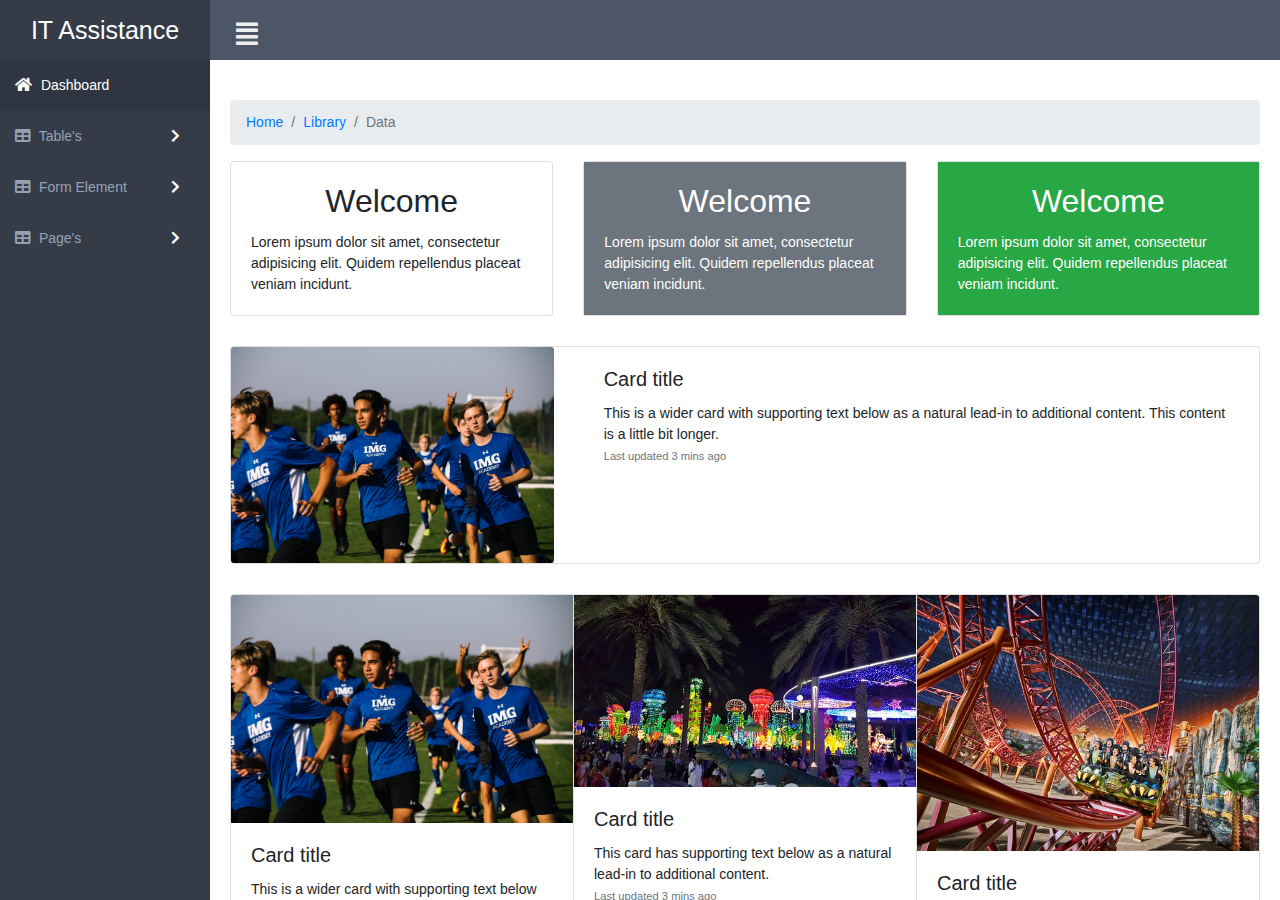
<file: index.html>
<!DOCTYPE html>
<html lang="en">
	<head>
		<meta charset="UTF-8">
		<title>Admin Dashboard - IT Assistance Bangladesh</title>
		<link rel="stylesheet" href="vendor/fontawesome-free-5.7.2-web/css/all.css" />
		<link rel="stylesheet" href="vendor/bootstrap-4.3.1-dist/css/bootstrap.min.css" />
		<link rel="stylesheet" href="style.css" />
	</head>
	<body>
		<div class="wrapper">
			<div class="container-fluid">
				<div class="row">
					<!-- sidebar-area -->
					<section class="sidebar-area" id="sidebar-area">
						<div class="site-title" id="site-title">
							<h1>IT Assistance</h1>
						</div>
						<div class="sidebar">
							<div class="side-nav" id="side-nav">
								<nav class="navbar">
									<ul class="nav navbar-nav">
										<li>
											<a href="index.html">
												<span><i class="fas fa-home"></i></span>
												<span>Dashboard</span>
											</a>
										</li>
    
										<li class="dropdown">
											<a href="#" class="dropdown-toggle" data-toggle="dropdown" role="button" aria-expanded="false">
												<span><i class="fas fa-table"></i></span> 
												<span>Table's</span> 
											</a>
											<ul class="dropdown-menu" role="menu">
												<li><a href="data-table.html">Data Table</a></li>
												<li><a href="table-basic.html">Basic Table</a></li>
												        
											</ul>
										</li>

										<li class="dropdown">
											<a href="#" class="dropdown-toggle" data-toggle="dropdown" role="button" aria-expanded="false">
												<span><i class="fas fa-table"></i></span> 
												<span>Form Element</span> 
											</a>
											<ul class="dropdown-menu" role="menu">
												<li><a href="basic-form.html">Basic Form</a></li>
												<li><a href="advance-form.html">Advance Form</a></li>
												<li><a href="input-form.html">Input Form</a></li>
											</ul>
										</li>

										<li class="dropdown">
											<a href="#" class="dropdown-toggle" data-toggle="dropdown" role="button" aria-expanded="false">
												<span><i class="fas fa-table"></i></span> 
												<span>Page's</span> 
											</a>
											<ul class="dropdown-menu" role="menu">
												<li><a href="login.html">Login Page</a></li>
												<li><a href="registration.html">Registration Page</a></li>
												<li><a href="404.html">404 Page</a></li>
											</ul>
										</li>
									</ul>
								</nav>
							</div>
						</div>
					</section> <!-- end-section-area -->
					<!-- content-area -->
					<section class="content-area" id="content-area">
						<div class="top-bar">
							<button onclick="sidebarToggle()"><i class="fas fa-align-justify"></i></button>
						</div>
						<div class="content">
							<div class="row">
								<div class="col-lg-12">
									<nav aria-label="breadcrumb">
										<ol class="breadcrumb">
											<li class="breadcrumb-item"><a href="#">Home</a></li>
											<li class="breadcrumb-item"><a href="#">Library</a></li>
											<li class="breadcrumb-item active" aria-current="page">Data</li>
										</ol>
									</nav>
								</div>
							</div>
							<div class="row">
								<div class="col-lg-4">
									<div class="card">
										<div class="card-body">
											<h2 class="card-title text-center">Welcome</h2>
											<p class="card-text">Lorem ipsum dolor sit amet, consectetur adipisicing elit. Quidem repellendus placeat veniam incidunt.</p>
										</div>
									</div>
								</div>
								<div class="col-lg-4">
									<div class="card">
										<div class="card-body bg-secondary">
											<h2 class="card-title text-center text-white">Welcome</h2>
											<p class="text-white">Lorem ipsum dolor sit amet, consectetur adipisicing elit. Quidem repellendus placeat veniam incidunt.</p>
										</div>
									</div>
								</div>
								<div class="col-lg-4">
									<div class="card">
										<div class="card-body bg-success">
											<h2 class="card-title text-center text-white">Welcome</h2>
											<p class="text-white">Lorem ipsum dolor sit amet, consectetur adipisicing elit. Quidem repellendus placeat veniam incidunt.</p>
										</div>
									</div>
								</div>
							</div><!--row end-->

							<div class="row">
								<div class="col-12">
									<div class="card">
										<div class="row">
											<div class="col-md-4">
												<img src="images/1.jpg" class="card-img" alt="...">
											</div>
											<div class="col-md-8">
												<div class="card-body">
													<h5 class="card-title">Card title</h5>
													<p class="card-text">This is a wider card with supporting text below as a natural lead-in to additional content. This content is a little bit longer.</p>
													<p class="card-text"><small class="text-muted">Last updated 3 mins ago</small></p>
												</div>
											</div>
										</div>
									</div>
								</div>
							</div>

							<div class="row">
								<div class="col-md-12">

									<div class="card-group">
									  <div class="card">
									    <img src="images/1.jpg" class="card-img-top" alt="...">
									    <div class="card-body">
									      <h5 class="card-title">Card title</h5>
									      <p class="card-text">This is a wider card with supporting text below as a natural lead-in to additional content. This content is a little bit longer.</p>
									      <p class="card-text"><small class="text-muted">Last updated 3 mins ago</small></p>
									    </div>
									  </div>
									  <div class="card">
									    <img src="images/2.jpg" class="card-img-top" alt="...">
									    <div class="card-body">
									      <h5 class="card-title">Card title</h5>
									      <p class="card-text">This card has supporting text below as a natural lead-in to additional content.</p>
									      <p class="card-text"><small class="text-muted">Last updated 3 mins ago</small></p>
									    </div>
									  </div>
									  <div class="card">
									    <img src="images/3.jpg" class="card-img-top" alt="...">
									    <div class="card-body">
									      <h5 class="card-title">Card title</h5>
									      <p class="card-text">This is a wider card with supporting text below as a natural lead-in to additional content. This card has even longer content than the first to show that equal height action.</p>
									      <p class="card-text"><small class="text-muted">Last updated 3 mins ago</small></p>
									    </div>
									  </div>
									</div>
								</div>
							</div>


						</div><!--content end-->

						<!-- footer section -->
						<footer>
							<p>Design By <a href="https://itassistancebd.com">IT Assistance</a></p>
						</footer> <!-- footer section end -->
					</section> <!-- end-section-area -->
					
				</div> <!-- end row area -->
			</div>	<!-- end container area -->
		</div> <!-- end wrapper area -->

		<script src="js/jquery-3.3.1.min.js"></script>
		<script src="js/bootstrap.min.js"></script>
		<script src="js/main.js"></script>
	</body>
</html>
</file>
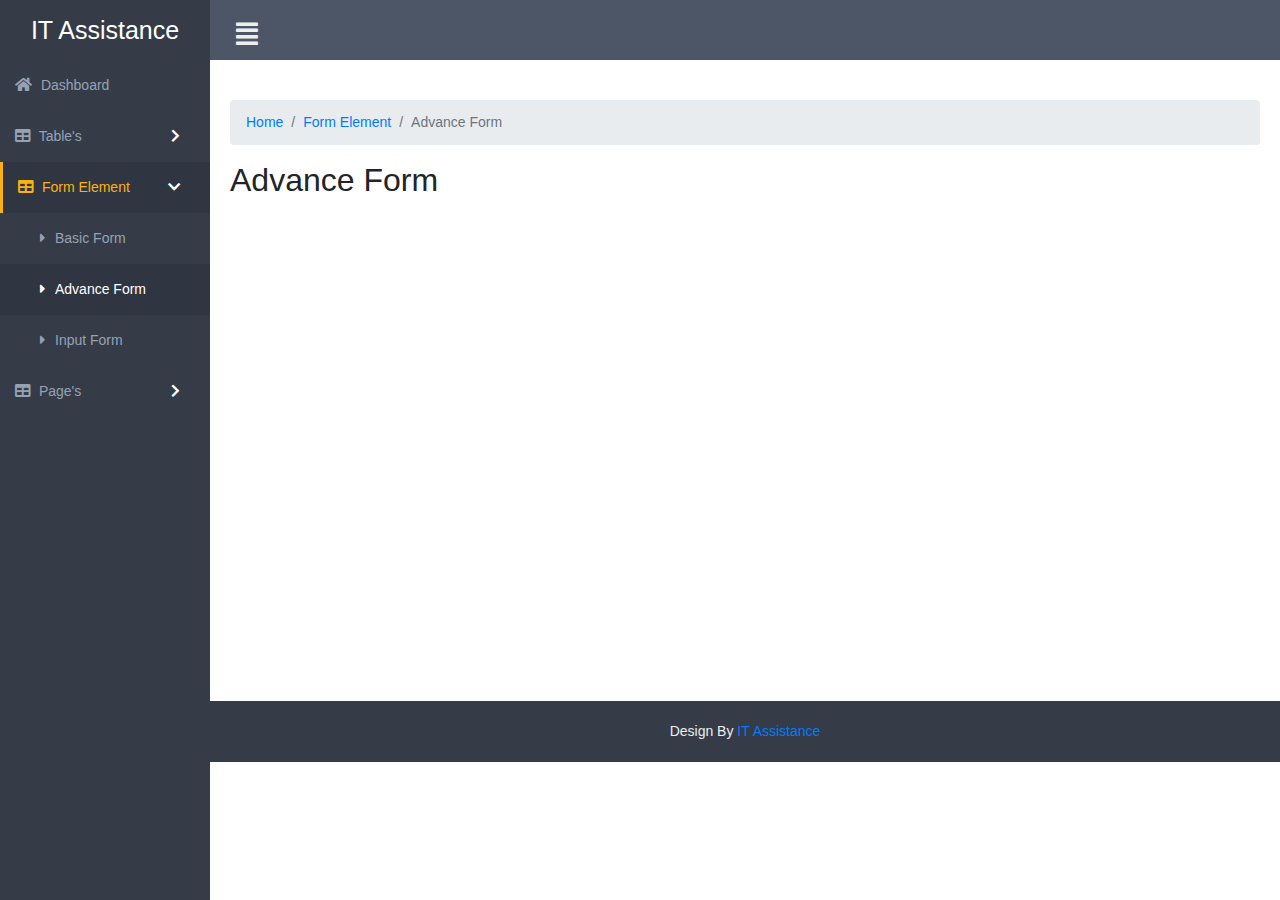
<file: advance-form.html>
<!DOCTYPE html>
<html lang="en">
	<head>
		<meta charset="UTF-8">
		<title>Admin Advance Form - IT Assistance Bangladesh</title>
		<link rel="stylesheet" href="vendor/fontawesome-free-5.7.2-web/css/all.css" />
		<link rel="stylesheet" href="vendor/bootstrap-4.3.1-dist/css/bootstrap.min.css" />
		<link rel="stylesheet" href="style.css" />
	</head>
	<body>
		<div class="wrapper">
			<div class="container-fluid">
				<div class="row">
					<!-- sidebar-area -->
					<section class="sidebar-area" id="sidebar-area">
						<div class="site-title" id="site-title">
							<h1>IT Assistance</h1>
						</div>
						<div class="sidebar">
							<div class="side-nav" id="side-nav">
								<nav class="navbar">
									<ul class="nav navbar-nav">
										<li>
											<a href="index.html">
												<span><i class="fas fa-home"></i></span>
												<span>Dashboard</span>
											</a>
										</li>
    
										<li class="dropdown">
											<a href="#" class="dropdown-toggle" data-toggle="dropdown" role="button" aria-expanded="false">
												<span><i class="fas fa-table"></i></span> 
												<span>Table's</span> 
											</a>
											<ul class="dropdown-menu" role="menu">
												<li><a href="data-table.html">Data Table</a></li>
												<li><a href="table-basic.html">Basic Table</a></li>
												        
											</ul>
										</li>

										<li class="dropdown">
											<a href="#" class="dropdown-toggle" data-toggle="dropdown" role="button" aria-expanded="false">
												<span><i class="fas fa-table"></i></span> 
												<span>Form Element</span> 
											</a>
											<ul class="dropdown-menu" role="menu">
												<li><a href="basic-form.html">Basic Form</a></li>
												<li><a href="advance-form.html">Advance Form</a></li>
												<li><a href="input-form.html">Input Form</a></li>
											</ul>
										</li>

										<li class="dropdown">
											<a href="#" class="dropdown-toggle" data-toggle="dropdown" role="button" aria-expanded="false">
												<span><i class="fas fa-table"></i></span> 
												<span>Page's</span> 
											</a>
											<ul class="dropdown-menu" role="menu">
												<li><a href="login.html">Login Page</a></li>
												<li><a href="registration.html">Registration Page</a></li>
												<li><a href="404.html">404 Page</a></li>
											</ul>
										</li>
									</ul>
								</nav>
							</div>
						</div>
					</section> <!-- end-section-area -->
					<!-- content-area -->
					<section class="content-area" id="content-area">
						<div class="top-bar">
							<button onclick="sidebarToggle()"><i class="fas fa-align-justify"></i></button>
						</div>
						<div class="content">
							<div class="row">
								<div class="col-lg-12">
									<nav aria-label="breadcrumb">
										<ol class="breadcrumb">
											<li class="breadcrumb-item"><a href="#">Home</a></li>
											<li class="breadcrumb-item"><a href="#">Form Element</a></li>
											<li class="breadcrumb-item active" aria-current="page">Advance Form</li>
										</ol>
									</nav>
								</div>
							</div>

							<div class="row">
								<div class="col-md-12">
									<div class="blank-page">
										<h2>Advance Form</h2>
									</div>
								</div>
							</div>


						</div><!--content end-->

						<!-- footer section -->
						<footer>
							<p>Design By <a href="https://itassistancebd.com">IT Assistance</a></p>
						</footer> <!-- footer section end -->
					</section> <!-- end-section-area -->
					
				</div> <!-- end row area -->
			</div>	<!-- end container area -->
		</div> <!-- end wrapper area -->

		<script src="js/jquery-3.3.1.min.js"></script>
		<script src="js/bootstrap.min.js"></script>
		<script src="js/main.js"></script>
	</body>
</html>
</file>
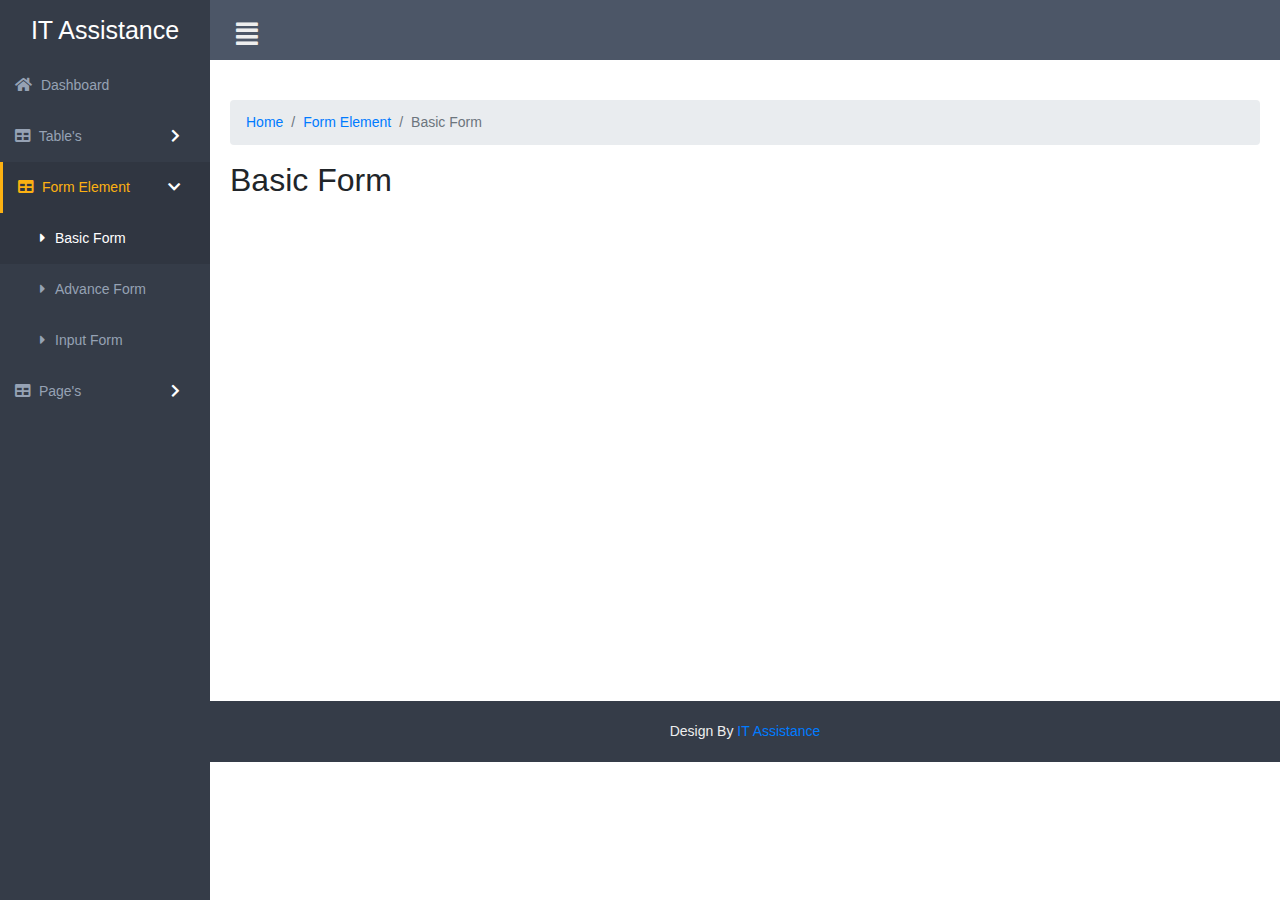
<file: basic-form.html>
<!DOCTYPE html>
<html lang="en">
	<head>
		<meta charset="UTF-8">
		<title>Admin Basic Form - IT Assistance Bangladesh</title>
		<link rel="stylesheet" href="vendor/fontawesome-free-5.7.2-web/css/all.css" />
		<link rel="stylesheet" href="vendor/bootstrap-4.3.1-dist/css/bootstrap.min.css" />
		<link rel="stylesheet" href="style.css" />
	</head>
	<body>
		<div class="wrapper">
			<div class="container-fluid">
				<div class="row">
					<!-- sidebar-area -->
					<section class="sidebar-area" id="sidebar-area">
						<div class="site-title" id="site-title">
							<h1>IT Assistance</h1>
						</div>
						<div class="sidebar">
							<div class="side-nav" id="side-nav">
								<nav class="navbar">
									<ul class="nav navbar-nav">
										<li>
											<a href="index.html">
												<span><i class="fas fa-home"></i></span>
												<span>Dashboard</span>
											</a>
										</li>
    
										<li class="dropdown">
											<a href="#" class="dropdown-toggle" data-toggle="dropdown" role="button" aria-expanded="false">
												<span><i class="fas fa-table"></i></span> 
												<span>Table's</span> 
											</a>
											<ul class="dropdown-menu" role="menu">
												<li><a href="data-table.html">Data Table</a></li>
												<li><a href="table-basic.html">Basic Table</a></li>
												        
											</ul>
										</li>

										<li class="dropdown">
											<a href="#" class="dropdown-toggle" data-toggle="dropdown" role="button" aria-expanded="false">
												<span><i class="fas fa-table"></i></span> 
												<span>Form Element</span> 
											</a>
											<ul class="dropdown-menu" role="menu">
												<li><a href="basic-form.html">Basic Form</a></li>
												<li><a href="advance-form.html">Advance Form</a></li>
												<li><a href="input-form.html">Input Form</a></li>
											</ul>
										</li>

										<li class="dropdown">
											<a href="#" class="dropdown-toggle" data-toggle="dropdown" role="button" aria-expanded="false">
												<span><i class="fas fa-table"></i></span> 
												<span>Page's</span> 
											</a>
											<ul class="dropdown-menu" role="menu">
												<li><a href="login.html">Login Page</a></li>
												<li><a href="registration.html">Registration Page</a></li>
												<li><a href="404.html">404 Page</a></li>
											</ul>
										</li>
									</ul>
								</nav>
							</div>
						</div>
					</section> <!-- end-section-area -->
					<!-- content-area -->
					<section class="content-area" id="content-area">
						<div class="top-bar">
							<button onclick="sidebarToggle()"><i class="fas fa-align-justify"></i></button>
						</div>
						<div class="content">
							<div class="row">
								<div class="col-lg-12">
									<nav aria-label="breadcrumb">
										<ol class="breadcrumb">
											<li class="breadcrumb-item"><a href="#">Home</a></li>
											<li class="breadcrumb-item"><a href="#">Form Element</a></li>
											<li class="breadcrumb-item active" aria-current="page">Basic Form</li>
										</ol>
									</nav>
								</div>
							</div>

							<div class="row">
								<div class="col-md-12">
									<div class="blank-page">
										<h2>Basic Form</h2>
									</div>




								</div>
							</div>


						</div><!--content end-->

						<!-- footer section -->
						<footer>
							<p>Design By <a href="https://itassistancebd.com">IT Assistance</a></p>
						</footer> <!-- footer section end -->
					</section> <!-- end-section-area -->
					
				</div> <!-- end row area -->
			</div>	<!-- end container area -->
		</div> <!-- end wrapper area -->

		<script src="js/jquery-3.3.1.min.js"></script>
		<script src="js/bootstrap.min.js"></script>
		<script src="js/main.js"></script>
	</body>
</html>
</file>
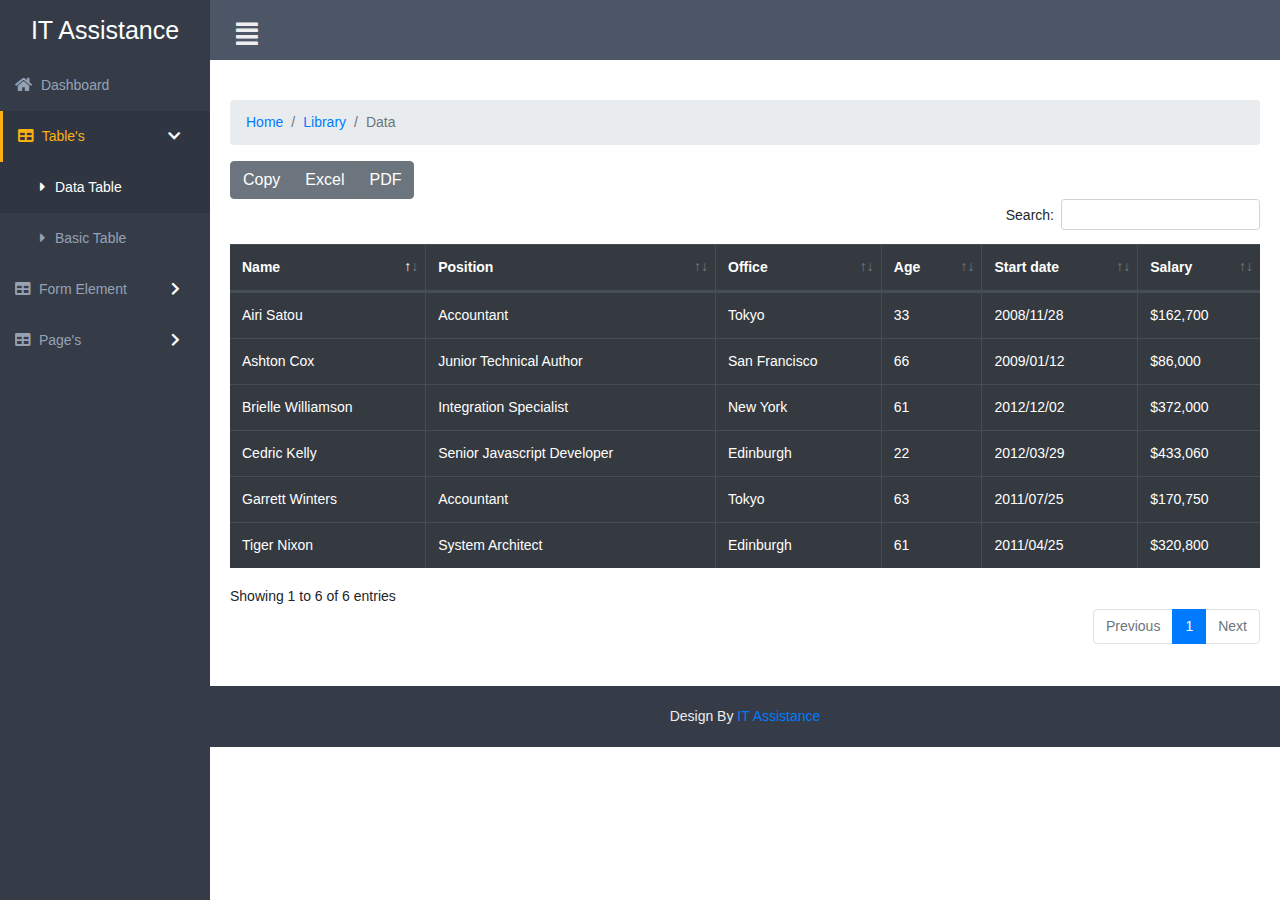
<file: data-table.html>
<!DOCTYPE html>
<html lang="en">
	<head>
		<meta charset="UTF-8">
		<title>Admin Data Table - IT Assistance Bangladesh</title>
		<link rel="stylesheet" href="vendor/datatable/datatables.css" />
		<link rel="stylesheet" href="vendor/fontawesome-free-5.7.2-web/css/all.css" />
		<link rel="stylesheet" href="vendor/bootstrap-4.3.1-dist/css/bootstrap.min.css" />
		<link rel="stylesheet" href="style.css" />
	</head>
	<body>
		<div class="wrapper">
			<div class="container-fluid">
				<div class="row">
					<!-- sidebar-area -->
					<section class="sidebar-area" id="sidebar-area">
						<div class="site-title" id="site-title">
							<h1>IT Assistance</h1>
						</div>
						<div class="sidebar">
							<div class="side-nav" id="side-nav">
								<nav class="navbar">
									<ul class="nav navbar-nav">
										<li>
											<a href="index.html">
												<span><i class="fas fa-home"></i></span>
												<span>Dashboard</span>
											</a>
										</li>
    
										<li class="dropdown">
											<a href="#" class="dropdown-toggle" data-toggle="dropdown" role="button" aria-expanded="false">
												<span><i class="fas fa-table"></i></span> 
												<span>Table's</span> 
											</a>
											<ul class="dropdown-menu" role="menu">
												<li><a href="data-table.html">Data Table</a></li>
												<li><a href="table-basic.html">Basic Table</a></li>
												        
											</ul>
										</li>

										<li class="dropdown">
											<a href="#" class="dropdown-toggle" data-toggle="dropdown" role="button" aria-expanded="false">
												<span><i class="fas fa-table"></i></span> 
												<span>Form Element</span> 
											</a>
											<ul class="dropdown-menu" role="menu">
												<li><a href="basic-form.html">Basic Form</a></li>
												<li><a href="advance-form.html">Advance Form</a></li>
												<li><a href="input-form.html">Input Form</a></li>
											</ul>
										</li>

										<li class="dropdown">
											<a href="#" class="dropdown-toggle" data-toggle="dropdown" role="button" aria-expanded="false">
												<span><i class="fas fa-table"></i></span> 
												<span>Page's</span> 
											</a>
											<ul class="dropdown-menu" role="menu">
												<li><a href="login.html">Login Page</a></li>
												<li><a href="registration.html">Registration Page</a></li>
												<li><a href="404.html">404 Page</a></li>
											</ul>
										</li>
									</ul>
								</nav>
							</div>
						</div>
					</section> <!-- end-section-area -->
					<!-- content-area -->
					<section class="content-area" id="content-area">
						<div class="top-bar">
							<button onclick="sidebarToggle()"><i class="fas fa-align-justify"></i></button>
						</div>
						<div class="content">
							<div class="row">
								<div class="col-lg-12">
									<nav aria-label="breadcrumb">
										<ol class="breadcrumb">
											<li class="breadcrumb-item"><a href="#">Home</a></li>
											<li class="breadcrumb-item"><a href="#">Library</a></li>
											<li class="breadcrumb-item active" aria-current="page">Data</li>
										</ol>
									</nav>
								</div>
							</div>



							<div class="row">
								<div class="col-md-12">
									
									<table class="table table-bordered table-dark" id="example">
										<thead>
											<tr>
												<th>Name</th>
												<th>Position</th>
												<th>Office</th>
												<th>Age</th>
												<th>Start date</th>
												<th>Salary</th>
											</tr>
										</thead>
										<tbody>
											<tr>
												<td>Tiger Nixon</td>
												<td>System Architect</td>
												<td>Edinburgh</td>
												<td>61</td>
												<td>2011/04/25</td>
												<td>$320,800</td>
											</tr>
											<tr>
												<td>Garrett Winters</td>
												<td>Accountant</td>
												<td>Tokyo</td>
												<td>63</td>
												<td>2011/07/25</td>
												<td>$170,750</td>
											</tr>
											<tr>
												<td>Ashton Cox</td>
												<td>Junior Technical Author</td>
												<td>San Francisco</td>
												<td>66</td>
												<td>2009/01/12</td>
												<td>$86,000</td>
											</tr>
											<tr>
												<td>Cedric Kelly</td>
												<td>Senior Javascript Developer</td>
												<td>Edinburgh</td>
												<td>22</td>
												<td>2012/03/29</td>
												<td>$433,060</td>
											</tr>
											<tr>
												<td>Airi Satou</td>
												<td>Accountant</td>
												<td>Tokyo</td>
												<td>33</td>
												<td>2008/11/28</td>
												<td>$162,700</td>
											</tr>
											<tr>
												<td>Brielle Williamson</td>
												<td>Integration Specialist</td>
												<td>New York</td>
												<td>61</td>
												<td>2012/12/02</td>
												<td>$372,000</td>
											</tr>
										</tbody>
									</table>



								</div>
							</div>


						</div><!--content end-->

						<!-- footer section -->
						<footer>
							<p>Design By <a href="https://itassistancebd.com">IT Assistance</a></p>
						</footer> <!-- footer section end -->
					</section> <!-- end-section-area -->
					
				</div> <!-- end row area -->
			</div>	<!-- end container area -->
		</div> <!-- end wrapper area -->

		<script src="js/jquery-3.3.1.min.js"></script>
		<script src="vendor/datatable/datatables.js"></script>
		<script src="js/bootstrap.min.js"></script>
		<script src="js/main.js"></script>
	</body>
</html>
</file>
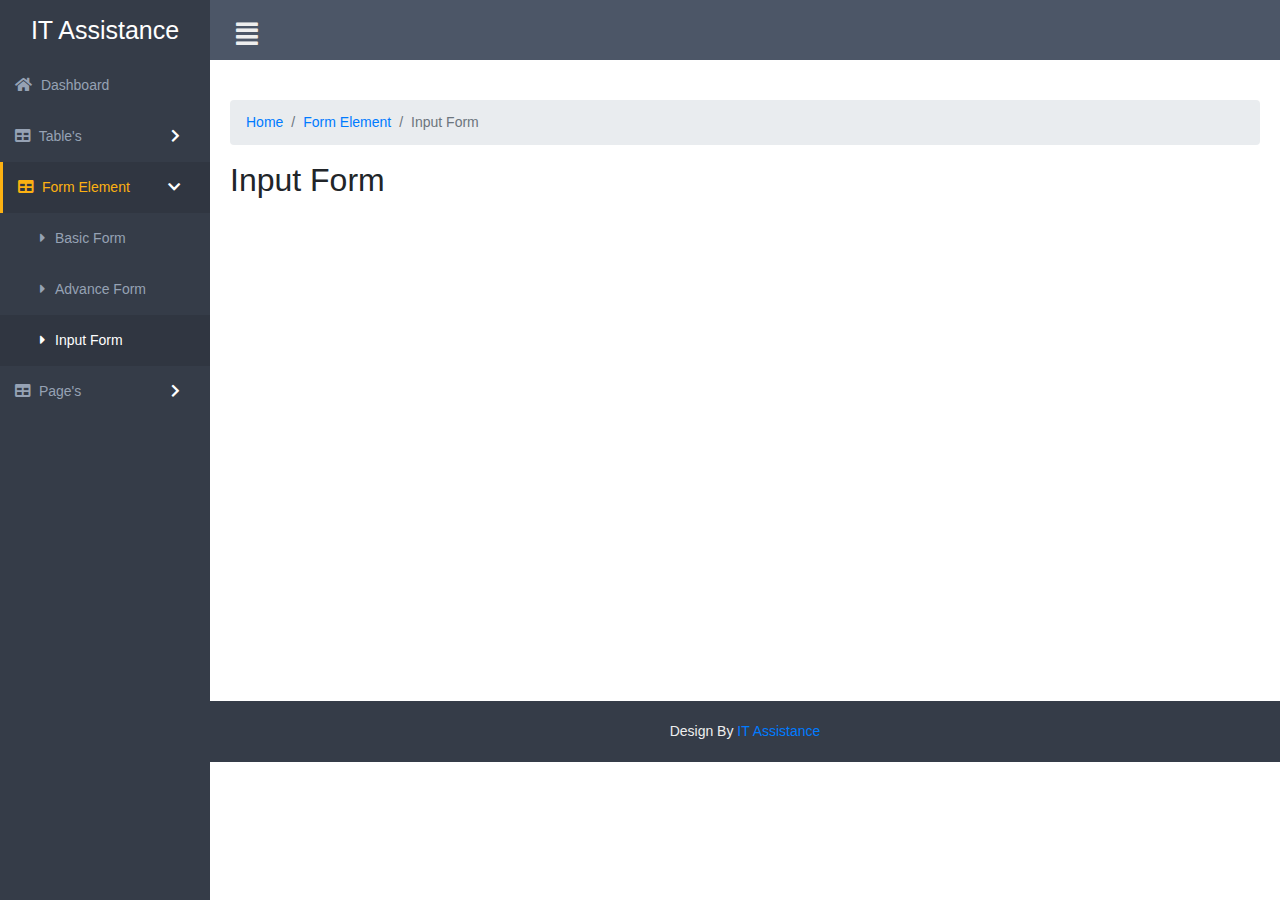
<file: input-form.html>
<!DOCTYPE html>
<html lang="en">
	<head>
		<meta charset="UTF-8">
		<title>Admin Input Form - IT Assistance Bangladesh</title>
		<link rel="stylesheet" href="vendor/fontawesome-free-5.7.2-web/css/all.css" />
		<link rel="stylesheet" href="vendor/bootstrap-4.3.1-dist/css/bootstrap.min.css" />
		<link rel="stylesheet" href="style.css" />
	</head>
	<body>
		<div class="wrapper">
			<div class="container-fluid">
				<div class="row">
					<!-- sidebar-area -->
					<section class="sidebar-area" id="sidebar-area">
						<div class="site-title" id="site-title">
							<h1>IT Assistance</h1>
						</div>
						<div class="sidebar">
							<div class="side-nav" id="side-nav">
								<nav class="navbar">
									<ul class="nav navbar-nav">
										<li>
											<a href="index.html">
												<span><i class="fas fa-home"></i></span>
												<span>Dashboard</span>
											</a>
										</li>
    
										<li class="dropdown">
											<a href="#" class="dropdown-toggle" data-toggle="dropdown" role="button" aria-expanded="false">
												<span><i class="fas fa-table"></i></span> 
												<span>Table's</span> 
											</a>
											<ul class="dropdown-menu" role="menu">
												<li><a href="data-table.html">Data Table</a></li>
												<li><a href="table-basic.html">Basic Table</a></li>
												        
											</ul>
										</li>

										<li class="dropdown">
											<a href="#" class="dropdown-toggle" data-toggle="dropdown" role="button" aria-expanded="false">
												<span><i class="fas fa-table"></i></span> 
												<span>Form Element</span> 
											</a>
											<ul class="dropdown-menu" role="menu">
												<li><a href="basic-form.html">Basic Form</a></li>
												<li><a href="advance-form.html">Advance Form</a></li>
												<li><a href="input-form.html">Input Form</a></li>
											</ul>
										</li>

										<li class="dropdown">
											<a href="#" class="dropdown-toggle" data-toggle="dropdown" role="button" aria-expanded="false">
												<span><i class="fas fa-table"></i></span> 
												<span>Page's</span> 
											</a>
											<ul class="dropdown-menu" role="menu">
												<li><a href="login.html">Login Page</a></li>
												<li><a href="registration.html">Registration Page</a></li>
												<li><a href="404.html">404 Page</a></li>
											</ul>
										</li>
									</ul>
								</nav>
							</div>
						</div>
					</section> <!-- end-section-area -->
					<!-- content-area -->
					<section class="content-area" id="content-area">
						<div class="top-bar">
							<button onclick="sidebarToggle()"><i class="fas fa-align-justify"></i></button>
						</div>
						<div class="content">
							<div class="row">
								<div class="col-lg-12">
									<nav aria-label="breadcrumb">
										<ol class="breadcrumb">
											<li class="breadcrumb-item"><a href="#">Home</a></li>
											<li class="breadcrumb-item"><a href="#">Form Element</a></li>
											<li class="breadcrumb-item active" aria-current="page">Input Form</li>
										</ol>
									</nav>
								</div>
							</div>

							<div class="row">
								<div class="col-md-12">
									<div class="blank-page">
										<h2>Input Form</h2>
									</div>




								</div>
							</div>


						</div><!--content end-->

						<!-- footer section -->
						<footer>
							<p>Design By <a href="https://itassistancebd.com">IT Assistance</a></p>
						</footer> <!-- footer section end -->
					</section> <!-- end-section-area -->
					
				</div> <!-- end row area -->
			</div>	<!-- end container area -->
		</div> <!-- end wrapper area -->

		<script src="js/jquery-3.3.1.min.js"></script>
		<script src="js/bootstrap.min.js"></script>
		<script src="js/main.js"></script>
	</body>
</html>
</file>
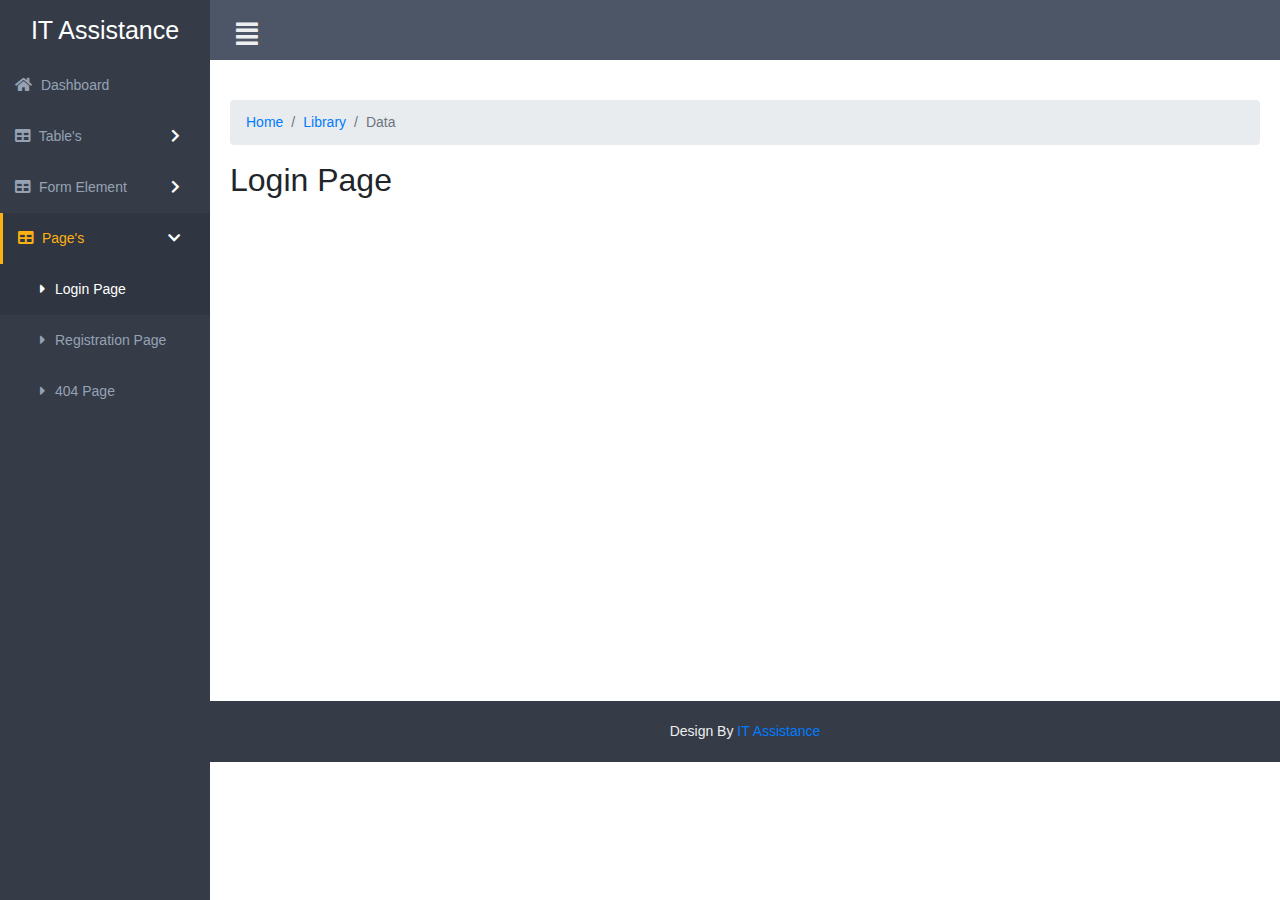
<file: login.html>
<!DOCTYPE html>
<html lang="en">
	<head>
		<meta charset="UTF-8">
		<title>Admin Data Table - IT Assistance Bangladesh</title>
		<link rel="stylesheet" href="vendor/fontawesome-free-5.7.2-web/css/all.css" />
		<link rel="stylesheet" href="vendor/bootstrap-4.3.1-dist/css/bootstrap.min.css" />
		<link rel="stylesheet" href="style.css" />
	</head>
	<body>
		<div class="wrapper">
			<div class="container-fluid">
				<div class="row">
					<!-- sidebar-area -->
					<section class="sidebar-area" id="sidebar-area">
						<div class="site-title" id="site-title">
							<h1>IT Assistance</h1>
						</div>
						<div class="sidebar">
							<div class="side-nav" id="side-nav">
								<nav class="navbar">
									<ul class="nav navbar-nav">
										<li>
											<a href="index.html">
												<span><i class="fas fa-home"></i></span>
												<span>Dashboard</span>
											</a>
										</li>
    
										<li class="dropdown">
											<a href="#" class="dropdown-toggle" data-toggle="dropdown" role="button" aria-expanded="false">
												<span><i class="fas fa-table"></i></span> 
												<span>Table's</span> 
											</a>
											<ul class="dropdown-menu" role="menu">
												<li><a href="data-table.html">Data Table</a></li>
												<li><a href="table-basic.html">Basic Table</a></li>
												        
											</ul>
										</li>

										<li class="dropdown">
											<a href="#" class="dropdown-toggle" data-toggle="dropdown" role="button" aria-expanded="false">
												<span><i class="fas fa-table"></i></span> 
												<span>Form Element</span> 
											</a>
											<ul class="dropdown-menu" role="menu">
												<li><a href="basic-form.html">Basic Form</a></li>
												<li><a href="advance-form.html">Advance Form</a></li>
												<li><a href="input-form.html">Input Form</a></li>
											</ul>
										</li>

										<li class="dropdown">
											<a href="#" class="dropdown-toggle" data-toggle="dropdown" role="button" aria-expanded="false">
												<span><i class="fas fa-table"></i></span> 
												<span>Page's</span> 
											</a>
											<ul class="dropdown-menu" role="menu">
												<li><a href="login.html">Login Page</a></li>
												<li><a href="registration.html">Registration Page</a></li>
												<li><a href="404.html">404 Page</a></li>
											</ul>
										</li>
									</ul>
								</nav>
							</div>
						</div>
					</section> <!-- end-section-area -->
					<!-- content-area -->
					<section class="content-area" id="content-area">
						<div class="top-bar">
							<button onclick="sidebarToggle()"><i class="fas fa-align-justify"></i></button>
						</div>
						<div class="content">
							<div class="row">
								<div class="col-lg-12">
									<nav aria-label="breadcrumb">
										<ol class="breadcrumb">
											<li class="breadcrumb-item"><a href="#">Home</a></li>
											<li class="breadcrumb-item"><a href="#">Library</a></li>
											<li class="breadcrumb-item active" aria-current="page">Data</li>
										</ol>
									</nav>
								</div>
							</div>

							<div class="row">
								<div class="col-md-12">
									<div class="blank-page">
										<h2>Login Page</h2>
									</div>




								</div>
							</div>


						</div><!--content end-->

						<!-- footer section -->
						<footer>
							<p>Design By <a href="https://itassistancebd.com">IT Assistance</a></p>
						</footer> <!-- footer section end -->
					</section> <!-- end-section-area -->
					
				</div> <!-- end row area -->
			</div>	<!-- end container area -->
		</div> <!-- end wrapper area -->

		<script src="js/jquery-3.3.1.min.js"></script>
		<script src="js/bootstrap.min.js"></script>
		<script src="js/main.js"></script>
	</body>
</html>
</file>
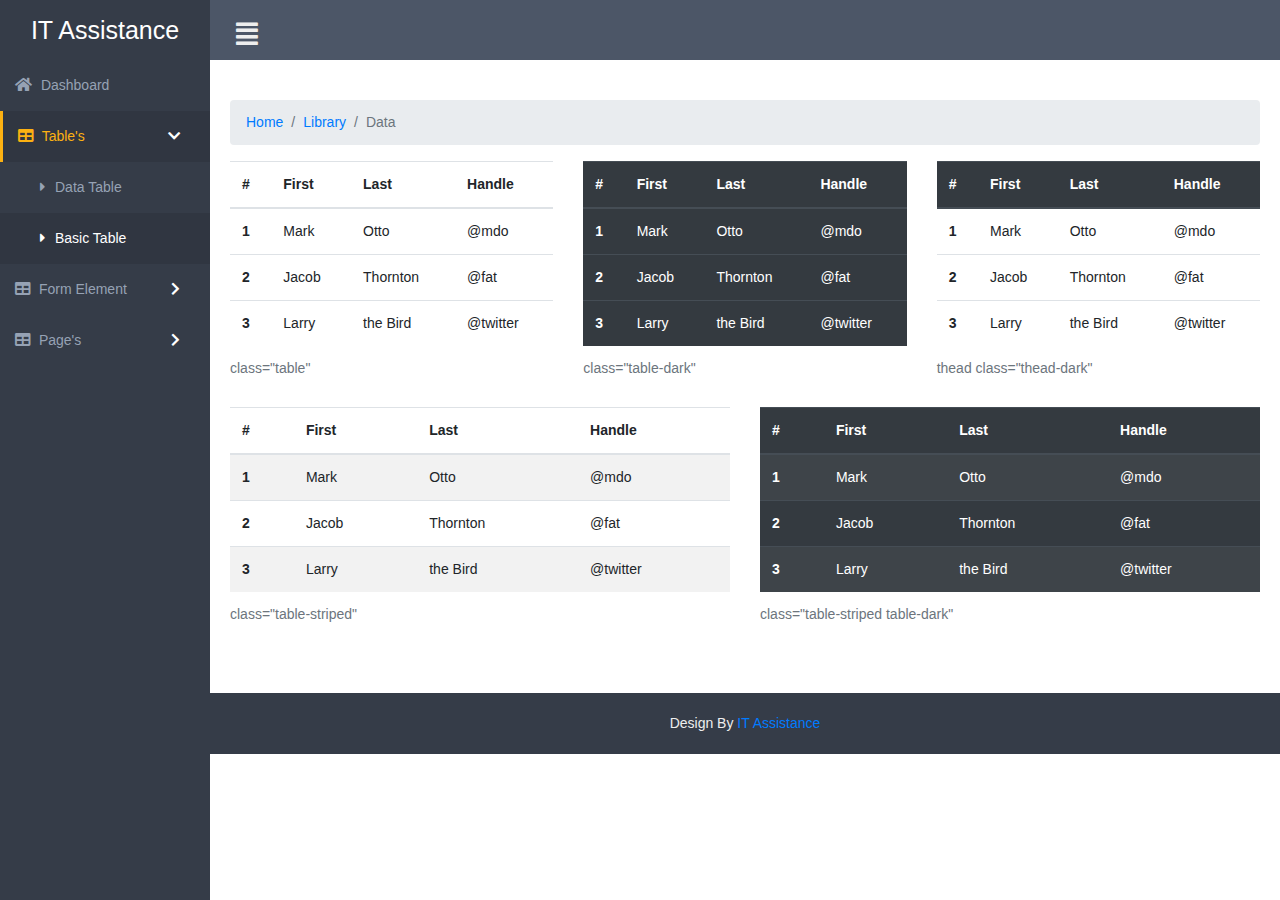
<file: table-basic.html>
<!DOCTYPE html>
<html lang="en">
	<head>
		<meta charset="UTF-8">
		<title>Admin Basic Table - IT Assistance Bangladesh</title>
		<link rel="stylesheet" href="vendor/fontawesome-free-5.7.2-web/css/all.css" />
		<link rel="stylesheet" href="vendor/bootstrap-4.3.1-dist/css/bootstrap.min.css" />
		<link rel="stylesheet" href="style.css" />
	</head>
	<body>
		<div class="wrapper">
			<div class="container-fluid">
				<div class="row">
					<!-- sidebar-area -->
					<section class="sidebar-area" id="sidebar-area">
						<div class="site-title" id="site-title">
							<h1>IT Assistance</h1>
						</div>
						<div class="sidebar">
							<div class="side-nav" id="side-nav">
								<nav class="navbar">
									<ul class="nav navbar-nav">
										<li>
											<a href="index.html">
												<span><i class="fas fa-home"></i></span>
												<span>Dashboard</span>
											</a>
										</li>
    
										<li class="dropdown">
											<a href="#" class="dropdown-toggle" data-toggle="dropdown" role="button" aria-expanded="false">
												<span><i class="fas fa-table"></i></span> 
												<span>Table's</span> 
											</a>
											<ul class="dropdown-menu" role="menu">
												<li><a href="data-table.html">Data Table</a></li>
												<li><a href="table-basic.html">Basic Table</a></li>
												        
											</ul>
										</li>

										<li class="dropdown">
											<a href="#" class="dropdown-toggle" data-toggle="dropdown" role="button" aria-expanded="false">
												<span><i class="fas fa-table"></i></span> 
												<span>Form Element</span> 
											</a>
											<ul class="dropdown-menu" role="menu">
												<li><a href="basic-form.html">Basic Form</a></li>
												<li><a href="advance-form.html">Advance Form</a></li>
												<li><a href="input-form.html">Input Form</a></li>
											</ul>
										</li>

										<li class="dropdown">
											<a href="#" class="dropdown-toggle" data-toggle="dropdown" role="button" aria-expanded="false">
												<span><i class="fas fa-table"></i></span> 
												<span>Page's</span> 
											</a>
											<ul class="dropdown-menu" role="menu">
												<li><a href="login.html">Login Page</a></li>
												<li><a href="registration.html">Registration Page</a></li>
												<li><a href="404.html">404 Page</a></li>
											</ul>
										</li>
									</ul>
								</nav>
							</div>
						</div>
					</section> <!-- end-section-area -->
					<!-- content-area -->
					<section class="content-area" id="content-area">
						<div class="top-bar">
							<button onclick="sidebarToggle()"><i class="fas fa-align-justify"></i></button>
						</div>
						<div class="content">
							<div class="row">
								<div class="col-lg-12">
									<nav aria-label="breadcrumb">
										<ol class="breadcrumb">
											<li class="breadcrumb-item"><a href="#">Home</a></li>
											<li class="breadcrumb-item"><a href="#">Library</a></li>
											<li class="breadcrumb-item active" aria-current="page">Data</li>
										</ol>
									</nav>
								</div>
							</div>



							<div class="row">

								<div class="col-md-4">
									<table class="table">
										<caption>class="table"</caption>
										<thead>
											<tr>
												<th scope="col">#</th>
												<th scope="col">First</th>
												<th scope="col">Last</th>
												<th scope="col">Handle</th>
											</tr>
										</thead>
										<tbody>
											<tr>
												<th scope="row">1</th>
												<td>Mark</td>
												<td>Otto</td>
												<td>@mdo</td>
											</tr>
											<tr>
												<th scope="row">2</th>
												<td>Jacob</td>
												<td>Thornton</td>
												<td>@fat</td>
											</tr>
											<tr>
												<th scope="row">3</th>
												<td>Larry</td>
												<td>the Bird</td>
												<td>@twitter</td>
											</tr>
										</tbody>
									</table>
								</div>

								<div class="col-md-4">
									<table class="table table-dark">
										<caption>class="table-dark"</caption>
										<thead>
											<tr>
												<th scope="col">#</th>
												<th scope="col">First</th>
												<th scope="col">Last</th>
												<th scope="col">Handle</th>
											</tr>
										</thead>
										<tbody>
											<tr>
												<th scope="row">1</th>
												<td>Mark</td>
												<td>Otto</td>
												<td>@mdo</td>
											</tr>
											<tr>
												<th scope="row">2</th>
												<td>Jacob</td>
												<td>Thornton</td>
												<td>@fat</td>
											</tr>
											<tr>
												<th scope="row">3</th>
												<td>Larry</td>
												<td>the Bird</td>
												<td>@twitter</td>
											</tr>
										</tbody>
									</table>
								</div>

								<div class="col-md-4">
									<table class="table">
										<caption>thead class="thead-dark"</caption>
										<thead class="thead-dark">
											<tr>
												<th scope="col">#</th>
												<th scope="col">First</th>
												<th scope="col">Last</th>
												<th scope="col">Handle</th>
											</tr>
										</thead>
										<tbody>
											<tr>
												<th scope="row">1</th>
												<td>Mark</td>
												<td>Otto</td>
												<td>@mdo</td>
											</tr>
											<tr>
												<th scope="row">2</th>
												<td>Jacob</td>
												<td>Thornton</td>
												<td>@fat</td>
											</tr>
											<tr>
												<th scope="row">3</th>
												<td>Larry</td>
												<td>the Bird</td>
												<td>@twitter</td>
											</tr>
										</tbody>
									</table>
								</div>


								<div class="col-md-6">
									<table class="table table-striped">
										<caption>class="table-striped"</caption>
										<thead>
											<tr>
												<th scope="col">#</th>
												<th scope="col">First</th>
												<th scope="col">Last</th>
												<th scope="col">Handle</th>
											</tr>
										</thead>
										<tbody>
											<tr>
												<th scope="row">1</th>
												<td>Mark</td>
												<td>Otto</td>
												<td>@mdo</td>
											</tr>
											<tr>
												<th scope="row">2</th>
												<td>Jacob</td>
												<td>Thornton</td>
												<td>@fat</td>
											</tr>
											<tr>
												<th scope="row">3</th>
												<td>Larry</td>
												<td>the Bird</td>
												<td>@twitter</td>
											</tr>
										</tbody>
									</table>
								</div>

								<div class="col-md-6">
									<table class="table table-striped table-dark">
										<caption>class="table-striped table-dark"</caption>
										<thead>
											<tr>
												<th scope="col">#</th>
												<th scope="col">First</th>
												<th scope="col">Last</th>
												<th scope="col">Handle</th>
											</tr>
										</thead>
										<tbody>
											<tr>
												<th scope="row">1</th>
												<td>Mark</td>
												<td>Otto</td>
												<td>@mdo</td>
											</tr>
											<tr>
												<th scope="row">2</th>
												<td>Jacob</td>
												<td>Thornton</td>
												<td>@fat</td>
											</tr>
											<tr>
												<th scope="row">3</th>
												<td>Larry</td>
												<td>the Bird</td>
												<td>@twitter</td>
											</tr>
										</tbody>
									</table>
								</div>



							</div>


						</div><!--content end-->

						<!-- footer section -->
						<footer>
							<p>Design By <a href="https://itassistancebd.com">IT Assistance</a></p>
						</footer> <!-- footer section end -->
					</section> <!-- end-section-area -->
					
				</div> <!-- end row area -->
			</div>	<!-- end container area -->
		</div> <!-- end wrapper area -->

		<script src="js/jquery-3.3.1.min.js"></script>
		<script src="js/bootstrap.min.js"></script>
		<script src="js/main.js"></script>
	</body>
</html>
</file>
<file: vendor/fontawesome-free-5.7.2-web/css/all.css>
.fa,
.fas,
.far,
.fal,
.fab {
  -moz-osx-font-smoothing: grayscale;
  -webkit-font-smoothing: antialiased;
  display: inline-block;
  font-style: normal;
  font-variant: normal;
  text-rendering: auto;
  line-height: 1; }

.fa-lg {
  font-size: 1.33333em;
  line-height: 0.75em;
  vertical-align: -.0667em; }

.fa-xs {
  font-size: .75em; }

.fa-sm {
  font-size: .875em; }

.fa-1x {
  font-size: 1em; }

.fa-2x {
  font-size: 2em; }

.fa-3x {
  font-size: 3em; }

.fa-4x {
  font-size: 4em; }

.fa-5x {
  font-size: 5em; }

.fa-6x {
  font-size: 6em; }

.fa-7x {
  font-size: 7em; }

.fa-8x {
  font-size: 8em; }

.fa-9x {
  font-size: 9em; }

.fa-10x {
  font-size: 10em; }

.fa-fw {
  text-align: center;
  width: 1.25em; }

.fa-ul {
  list-style-type: none;
  margin-left: 2.5em;
  padding-left: 0; }
  .fa-ul > li {
    position: relative; }

.fa-li {
  left: -2em;
  position: absolute;
  text-align: center;
  width: 2em;
  line-height: inherit; }

.fa-border {
  border: solid 0.08em #eee;
  border-radius: .1em;
  padding: .2em .25em .15em; }

.fa-pull-left {
  float: left; }

.fa-pull-right {
  float: right; }

.fa.fa-pull-left,
.fas.fa-pull-left,
.far.fa-pull-left,
.fal.fa-pull-left,
.fab.fa-pull-left {
  margin-right: .3em; }

.fa.fa-pull-right,
.fas.fa-pull-right,
.far.fa-pull-right,
.fal.fa-pull-right,
.fab.fa-pull-right {
  margin-left: .3em; }

.fa-spin {
  -webkit-animation: fa-spin 2s infinite linear;
          animation: fa-spin 2s infinite linear; }

.fa-pulse {
  -webkit-animation: fa-spin 1s infinite steps(8);
          animation: fa-spin 1s infinite steps(8); }

@-webkit-keyframes fa-spin {
  0% {
    -webkit-transform: rotate(0deg);
            transform: rotate(0deg); }
  100% {
    -webkit-transform: rotate(360deg);
            transform: rotate(360deg); } }

@keyframes fa-spin {
  0% {
    -webkit-transform: rotate(0deg);
            transform: rotate(0deg); }
  100% {
    -webkit-transform: rotate(360deg);
            transform: rotate(360deg); } }

.fa-rotate-90 {
  -ms-filter: "progid:DXImageTransform.Microsoft.BasicImage(rotation=1)";
  -webkit-transform: rotate(90deg);
          transform: rotate(90deg); }

.fa-rotate-180 {
  -ms-filter: "progid:DXImageTransform.Microsoft.BasicImage(rotation=2)";
  -webkit-transform: rotate(180deg);
          transform: rotate(180deg); }

.fa-rotate-270 {
  -ms-filter: "progid:DXImageTransform.Microsoft.BasicImage(rotation=3)";
  -webkit-transform: rotate(270deg);
          transform: rotate(270deg); }

.fa-flip-horizontal {
  -ms-filter: "progid:DXImageTransform.Microsoft.BasicImage(rotation=0, mirror=1)";
  -webkit-transform: scale(-1, 1);
          transform: scale(-1, 1); }

.fa-flip-vertical {
  -ms-filter: "progid:DXImageTransform.Microsoft.BasicImage(rotation=2, mirror=1)";
  -webkit-transform: scale(1, -1);
          transform: scale(1, -1); }

.fa-flip-both, .fa-flip-horizontal.fa-flip-vertical {
  -ms-filter: "progid:DXImageTransform.Microsoft.BasicImage(rotation=2, mirror=1)";
  -webkit-transform: scale(-1, -1);
          transform: scale(-1, -1); }

:root .fa-rotate-90,
:root .fa-rotate-180,
:root .fa-rotate-270,
:root .fa-flip-horizontal,
:root .fa-flip-vertical,
:root .fa-flip-both {
  -webkit-filter: none;
          filter: none; }

.fa-stack {
  display: inline-block;
  height: 2em;
  line-height: 2em;
  position: relative;
  vertical-align: middle;
  width: 2.5em; }

.fa-stack-1x,
.fa-stack-2x {
  left: 0;
  position: absolute;
  text-align: center;
  width: 100%; }

.fa-stack-1x {
  line-height: inherit; }

.fa-stack-2x {
  font-size: 2em; }

.fa-inverse {
  color: #fff; }

/* Font Awesome uses the Unicode Private Use Area (PUA) to ensure screen
readers do not read off random characters that represent icons */
.fa-500px:before {
  content: "\f26e"; }

.fa-accessible-icon:before {
  content: "\f368"; }

.fa-accusoft:before {
  content: "\f369"; }

.fa-acquisitions-incorporated:before {
  content: "\f6af"; }

.fa-ad:before {
  content: "\f641"; }

.fa-address-book:before {
  content: "\f2b9"; }

.fa-address-card:before {
  content: "\f2bb"; }

.fa-adjust:before {
  content: "\f042"; }

.fa-adn:before {
  content: "\f170"; }

.fa-adobe:before {
  content: "\f778"; }

.fa-adversal:before {
  content: "\f36a"; }

.fa-affiliatetheme:before {
  content: "\f36b"; }

.fa-air-freshener:before {
  content: "\f5d0"; }

.fa-algolia:before {
  content: "\f36c"; }

.fa-align-center:before {
  content: "\f037"; }

.fa-align-justify:before {
  content: "\f039"; }

.fa-align-left:before {
  content: "\f036"; }

.fa-align-right:before {
  content: "\f038"; }

.fa-alipay:before {
  content: "\f642"; }

.fa-allergies:before {
  content: "\f461"; }

.fa-amazon:before {
  content: "\f270"; }

.fa-amazon-pay:before {
  content: "\f42c"; }

.fa-ambulance:before {
  content: "\f0f9"; }

.fa-american-sign-language-interpreting:before {
  content: "\f2a3"; }

.fa-amilia:before {
  content: "\f36d"; }

.fa-anchor:before {
  content: "\f13d"; }

.fa-android:before {
  content: "\f17b"; }

.fa-angellist:before {
  content: "\f209"; }

.fa-angle-double-down:before {
  content: "\f103"; }

.fa-angle-double-left:before {
  content: "\f100"; }

.fa-angle-double-right:before {
  content: "\f101"; }

.fa-angle-double-up:before {
  content: "\f102"; }

.fa-angle-down:before {
  content: "\f107"; }

.fa-angle-left:before {
  content: "\f104"; }

.fa-angle-right:before {
  content: "\f105"; }

.fa-angle-up:before {
  content: "\f106"; }

.fa-angry:before {
  content: "\f556"; }

.fa-angrycreative:before {
  content: "\f36e"; }

.fa-angular:before {
  content: "\f420"; }

.fa-ankh:before {
  content: "\f644"; }

.fa-app-store:before {
  content: "\f36f"; }

.fa-app-store-ios:before {
  content: "\f370"; }

.fa-apper:before {
  content: "\f371"; }

.fa-apple:before {
  content: "\f179"; }

.fa-apple-alt:before {
  content: "\f5d1"; }

.fa-apple-pay:before {
  content: "\f415"; }

.fa-archive:before {
  content: "\f187"; }

.fa-archway:before {
  content: "\f557"; }

.fa-arrow-alt-circle-down:before {
  content: "\f358"; }

.fa-arrow-alt-circle-left:before {
  content: "\f359"; }

.fa-arrow-alt-circle-right:before {
  content: "\f35a"; }

.fa-arrow-alt-circle-up:before {
  content: "\f35b"; }

.fa-arrow-circle-down:before {
  content: "\f0ab"; }

.fa-arrow-circle-left:before {
  content: "\f0a8"; }

.fa-arrow-circle-right:before {
  content: "\f0a9"; }

.fa-arrow-circle-up:before {
  content: "\f0aa"; }

.fa-arrow-down:before {
  content: "\f063"; }

.fa-arrow-left:before {
  content: "\f060"; }

.fa-arrow-right:before {
  content: "\f061"; }

.fa-arrow-up:before {
  content: "\f062"; }

.fa-arrows-alt:before {
  content: "\f0b2"; }

.fa-arrows-alt-h:before {
  content: "\f337"; }

.fa-arrows-alt-v:before {
  content: "\f338"; }

.fa-artstation:before {
  content: "\f77a"; }

.fa-assistive-listening-systems:before {
  content: "\f2a2"; }

.fa-asterisk:before {
  content: "\f069"; }

.fa-asymmetrik:before {
  content: "\f372"; }

.fa-at:before {
  content: "\f1fa"; }

.fa-atlas:before {
  content: "\f558"; }

.fa-atlassian:before {
  content: "\f77b"; }

.fa-atom:before {
  content: "\f5d2"; }

.fa-audible:before {
  content: "\f373"; }

.fa-audio-description:before {
  content: "\f29e"; }

.fa-autoprefixer:before {
  content: "\f41c"; }

.fa-avianex:before {
  content: "\f374"; }

.fa-aviato:before {
  content: "\f421"; }

.fa-award:before {
  content: "\f559"; }

.fa-aws:before {
  content: "\f375"; }

.fa-baby:before {
  content: "\f77c"; }

.fa-baby-carriage:before {
  content: "\f77d"; }

.fa-backspace:before {
  content: "\f55a"; }

.fa-backward:before {
  content: "\f04a"; }

.fa-bacon:before {
  content: "\f7e5"; }

.fa-balance-scale:before {
  content: "\f24e"; }

.fa-ban:before {
  content: "\f05e"; }

.fa-band-aid:before {
  content: "\f462"; }

.fa-bandcamp:before {
  content: "\f2d5"; }

.fa-barcode:before {
  content: "\f02a"; }

.fa-bars:before {
  content: "\f0c9"; }

.fa-baseball-ball:before {
  content: "\f433"; }

.fa-basketball-ball:before {
  content: "\f434"; }

.fa-bath:before {
  content: "\f2cd"; }

.fa-battery-empty:before {
  content: "\f244"; }

.fa-battery-full:before {
  content: "\f240"; }

.fa-battery-half:before {
  content: "\f242"; }

.fa-battery-quarter:before {
  content: "\f243"; }

.fa-battery-three-quarters:before {
  content: "\f241"; }

.fa-bed:before {
  content: "\f236"; }

.fa-beer:before {
  content: "\f0fc"; }

.fa-behance:before {
  content: "\f1b4"; }

.fa-behance-square:before {
  content: "\f1b5"; }

.fa-bell:before {
  content: "\f0f3"; }

.fa-bell-slash:before {
  content: "\f1f6"; }

.fa-bezier-curve:before {
  content: "\f55b"; }

.fa-bible:before {
  content: "\f647"; }

.fa-bicycle:before {
  content: "\f206"; }

.fa-bimobject:before {
  content: "\f378"; }

.fa-binoculars:before {
  content: "\f1e5"; }

.fa-biohazard:before {
  content: "\f780"; }

.fa-birthday-cake:before {
  content: "\f1fd"; }

.fa-bitbucket:before {
  content: "\f171"; }

.fa-bitcoin:before {
  content: "\f379"; }

.fa-bity:before {
  content: "\f37a"; }

.fa-black-tie:before {
  content: "\f27e"; }

.fa-blackberry:before {
  content: "\f37b"; }

.fa-blender:before {
  content: "\f517"; }

.fa-blender-phone:before {
  content: "\f6b6"; }

.fa-blind:before {
  content: "\f29d"; }

.fa-blog:before {
  content: "\f781"; }

.fa-blogger:before {
  content: "\f37c"; }

.fa-blogger-b:before {
  content: "\f37d"; }

.fa-bluetooth:before {
  content: "\f293"; }

.fa-bluetooth-b:before {
  content: "\f294"; }

.fa-bold:before {
  content: "\f032"; }

.fa-bolt:before {
  content: "\f0e7"; }

.fa-bomb:before {
  content: "\f1e2"; }

.fa-bone:before {
  content: "\f5d7"; }

.fa-bong:before {
  content: "\f55c"; }

.fa-book:before {
  content: "\f02d"; }

.fa-book-dead:before {
  content: "\f6b7"; }

.fa-book-medical:before {
  content: "\f7e6"; }

.fa-book-open:before {
  content: "\f518"; }

.fa-book-reader:before {
  content: "\f5da"; }

.fa-bookmark:before {
  content: "\f02e"; }

.fa-bowling-ball:before {
  content: "\f436"; }

.fa-box:before {
  content: "\f466"; }

.fa-box-open:before {
  content: "\f49e"; }

.fa-boxes:before {
  content: "\f468"; }

.fa-braille:before {
  content: "\f2a1"; }

.fa-brain:before {
  content: "\f5dc"; }

.fa-bread-slice:before {
  content: "\f7ec"; }

.fa-briefcase:before {
  content: "\f0b1"; }

.fa-briefcase-medical:before {
  content: "\f469"; }

.fa-broadcast-tower:before {
  content: "\f519"; }

.fa-broom:before {
  content: "\f51a"; }

.fa-brush:before {
  content: "\f55d"; }

.fa-btc:before {
  content: "\f15a"; }

.fa-bug:before {
  content: "\f188"; }

.fa-building:before {
  content: "\f1ad"; }

.fa-bullhorn:before {
  content: "\f0a1"; }

.fa-bullseye:before {
  content: "\f140"; }

.fa-burn:before {
  content: "\f46a"; }

.fa-buromobelexperte:before {
  content: "\f37f"; }

.fa-bus:before {
  content: "\f207"; }

.fa-bus-alt:before {
  content: "\f55e"; }

.fa-business-time:before {
  content: "\f64a"; }

.fa-buysellads:before {
  content: "\f20d"; }

.fa-calculator:before {
  content: "\f1ec"; }

.fa-calendar:before {
  content: "\f133"; }

.fa-calendar-alt:before {
  content: "\f073"; }

.fa-calendar-check:before {
  content: "\f274"; }

.fa-calendar-day:before {
  content: "\f783"; }

.fa-calendar-minus:before {
  content: "\f272"; }

.fa-calendar-plus:before {
  content: "\f271"; }

.fa-calendar-times:before {
  content: "\f273"; }

.fa-calendar-week:before {
  content: "\f784"; }

.fa-camera:before {
  content: "\f030"; }

.fa-camera-retro:before {
  content: "\f083"; }

.fa-campground:before {
  content: "\f6bb"; }

.fa-canadian-maple-leaf:before {
  content: "\f785"; }

.fa-candy-cane:before {
  content: "\f786"; }

.fa-cannabis:before {
  content: "\f55f"; }

.fa-capsules:before {
  content: "\f46b"; }

.fa-car:before {
  content: "\f1b9"; }

.fa-car-alt:before {
  content: "\f5de"; }

.fa-car-battery:before {
  content: "\f5df"; }

.fa-car-crash:before {
  content: "\f5e1"; }

.fa-car-side:before {
  content: "\f5e4"; }

.fa-caret-down:before {
  content: "\f0d7"; }

.fa-caret-left:before {
  content: "\f0d9"; }

.fa-caret-right:before {
  content: "\f0da"; }

.fa-caret-square-down:before {
  content: "\f150"; }

.fa-caret-square-left:before {
  content: "\f191"; }

.fa-caret-square-right:before {
  content: "\f152"; }

.fa-caret-square-up:before {
  content: "\f151"; }

.fa-caret-up:before {
  content: "\f0d8"; }

.fa-carrot:before {
  content: "\f787"; }

.fa-cart-arrow-down:before {
  content: "\f218"; }

.fa-cart-plus:before {
  content: "\f217"; }

.fa-cash-register:before {
  content: "\f788"; }

.fa-cat:before {
  content: "\f6be"; }

.fa-cc-amazon-pay:before {
  content: "\f42d"; }

.fa-cc-amex:before {
  content: "\f1f3"; }

.fa-cc-apple-pay:before {
  content: "\f416"; }

.fa-cc-diners-club:before {
  content: "\f24c"; }

.fa-cc-discover:before {
  content: "\f1f2"; }

.fa-cc-jcb:before {
  content: "\f24b"; }

.fa-cc-mastercard:before {
  content: "\f1f1"; }

.fa-cc-paypal:before {
  content: "\f1f4"; }

.fa-cc-stripe:before {
  content: "\f1f5"; }

.fa-cc-visa:before {
  content: "\f1f0"; }

.fa-centercode:before {
  content: "\f380"; }

.fa-centos:before {
  content: "\f789"; }

.fa-certificate:before {
  content: "\f0a3"; }

.fa-chair:before {
  content: "\f6c0"; }

.fa-chalkboard:before {
  content: "\f51b"; }

.fa-chalkboard-teacher:before {
  content: "\f51c"; }

.fa-charging-station:before {
  content: "\f5e7"; }

.fa-chart-area:before {
  content: "\f1fe"; }

.fa-chart-bar:before {
  content: "\f080"; }

.fa-chart-line:before {
  content: "\f201"; }

.fa-chart-pie:before {
  content: "\f200"; }

.fa-check:before {
  content: "\f00c"; }

.fa-check-circle:before {
  content: "\f058"; }

.fa-check-double:before {
  content: "\f560"; }

.fa-check-square:before {
  content: "\f14a"; }

.fa-cheese:before {
  content: "\f7ef"; }

.fa-chess:before {
  content: "\f439"; }

.fa-chess-bishop:before {
  content: "\f43a"; }

.fa-chess-board:before {
  content: "\f43c"; }

.fa-chess-king:before {
  content: "\f43f"; }

.fa-chess-knight:before {
  content: "\f441"; }

.fa-chess-pawn:before {
  content: "\f443"; }

.fa-chess-queen:before {
  content: "\f445"; }

.fa-chess-rook:before {
  content: "\f447"; }

.fa-chevron-circle-down:before {
  content: "\f13a"; }

.fa-chevron-circle-left:before {
  content: "\f137"; }

.fa-chevron-circle-right:before {
  content: "\f138"; }

.fa-chevron-circle-up:before {
  content: "\f139"; }

.fa-chevron-down:before {
  content: "\f078"; }

.fa-chevron-left:before {
  content: "\f053"; }

.fa-chevron-right:before {
  content: "\f054"; }

.fa-chevron-up:before {
  content: "\f077"; }

.fa-child:before {
  content: "\f1ae"; }

.fa-chrome:before {
  content: "\f268"; }

.fa-church:before {
  content: "\f51d"; }

.fa-circle:before {
  content: "\f111"; }

.fa-circle-notch:before {
  content: "\f1ce"; }

.fa-city:before {
  content: "\f64f"; }

.fa-clinic-medical:before {
  content: "\f7f2"; }

.fa-clipboard:before {
  content: "\f328"; }

.fa-clipboard-check:before {
  content: "\f46c"; }

.fa-clipboard-list:before {
  content: "\f46d"; }

.fa-clock:before {
  content: "\f017"; }

.fa-clone:before {
  content: "\f24d"; }

.fa-closed-captioning:before {
  content: "\f20a"; }

.fa-cloud:before {
  content: "\f0c2"; }

.fa-cloud-download-alt:before {
  content: "\f381"; }

.fa-cloud-meatball:before {
  content: "\f73b"; }

.fa-cloud-moon:before {
  content: "\f6c3"; }

.fa-cloud-moon-rain:before {
  content: "\f73c"; }

.fa-cloud-rain:before {
  content: "\f73d"; }

.fa-cloud-showers-heavy:before {
  content: "\f740"; }

.fa-cloud-sun:before {
  content: "\f6c4"; }

.fa-cloud-sun-rain:before {
  content: "\f743"; }

.fa-cloud-upload-alt:before {
  content: "\f382"; }

.fa-cloudscale:before {
  content: "\f383"; }

.fa-cloudsmith:before {
  content: "\f384"; }

.fa-cloudversify:before {
  content: "\f385"; }

.fa-cocktail:before {
  content: "\f561"; }

.fa-code:before {
  content: "\f121"; }

.fa-code-branch:before {
  content: "\f126"; }

.fa-codepen:before {
  content: "\f1cb"; }

.fa-codiepie:before {
  content: "\f284"; }

.fa-coffee:before {
  content: "\f0f4"; }

.fa-cog:before {
  content: "\f013"; }

.fa-cogs:before {
  content: "\f085"; }

.fa-coins:before {
  content: "\f51e"; }

.fa-columns:before {
  content: "\f0db"; }

.fa-comment:before {
  content: "\f075"; }

.fa-comment-alt:before {
  content: "\f27a"; }

.fa-comment-dollar:before {
  content: "\f651"; }

.fa-comment-dots:before {
  content: "\f4ad"; }

.fa-comment-medical:before {
  content: "\f7f5"; }

.fa-comment-slash:before {
  content: "\f4b3"; }

.fa-comments:before {
  content: "\f086"; }

.fa-comments-dollar:before {
  content: "\f653"; }

.fa-compact-disc:before {
  content: "\f51f"; }

.fa-compass:before {
  content: "\f14e"; }

.fa-compress:before {
  content: "\f066"; }

.fa-compress-arrows-alt:before {
  content: "\f78c"; }

.fa-concierge-bell:before {
  content: "\f562"; }

.fa-confluence:before {
  content: "\f78d"; }

.fa-connectdevelop:before {
  content: "\f20e"; }

.fa-contao:before {
  content: "\f26d"; }

.fa-cookie:before {
  content: "\f563"; }

.fa-cookie-bite:before {
  content: "\f564"; }

.fa-copy:before {
  content: "\f0c5"; }

.fa-copyright:before {
  content: "\f1f9"; }

.fa-couch:before {
  content: "\f4b8"; }

.fa-cpanel:before {
  content: "\f388"; }

.fa-creative-commons:before {
  content: "\f25e"; }

.fa-creative-commons-by:before {
  content: "\f4e7"; }

.fa-creative-commons-nc:before {
  content: "\f4e8"; }

.fa-creative-commons-nc-eu:before {
  content: "\f4e9"; }

.fa-creative-commons-nc-jp:before {
  content: "\f4ea"; }

.fa-creative-commons-nd:before {
  content: "\f4eb"; }

.fa-creative-commons-pd:before {
  content: "\f4ec"; }

.fa-creative-commons-pd-alt:before {
  content: "\f4ed"; }

.fa-creative-commons-remix:before {
  content: "\f4ee"; }

.fa-creative-commons-sa:before {
  content: "\f4ef"; }

.fa-creative-commons-sampling:before {
  content: "\f4f0"; }

.fa-creative-commons-sampling-plus:before {
  content: "\f4f1"; }

.fa-creative-commons-share:before {
  content: "\f4f2"; }

.fa-creative-commons-zero:before {
  content: "\f4f3"; }

.fa-credit-card:before {
  content: "\f09d"; }

.fa-critical-role:before {
  content: "\f6c9"; }

.fa-crop:before {
  content: "\f125"; }

.fa-crop-alt:before {
  content: "\f565"; }

.fa-cross:before {
  content: "\f654"; }

.fa-crosshairs:before {
  content: "\f05b"; }

.fa-crow:before {
  content: "\f520"; }

.fa-crown:before {
  content: "\f521"; }

.fa-crutch:before {
  content: "\f7f7"; }

.fa-css3:before {
  content: "\f13c"; }

.fa-css3-alt:before {
  content: "\f38b"; }

.fa-cube:before {
  content: "\f1b2"; }

.fa-cubes:before {
  content: "\f1b3"; }

.fa-cut:before {
  content: "\f0c4"; }

.fa-cuttlefish:before {
  content: "\f38c"; }

.fa-d-and-d:before {
  content: "\f38d"; }

.fa-d-and-d-beyond:before {
  content: "\f6ca"; }

.fa-dashcube:before {
  content: "\f210"; }

.fa-database:before {
  content: "\f1c0"; }

.fa-deaf:before {
  content: "\f2a4"; }

.fa-delicious:before {
  content: "\f1a5"; }

.fa-democrat:before {
  content: "\f747"; }

.fa-deploydog:before {
  content: "\f38e"; }

.fa-deskpro:before {
  content: "\f38f"; }

.fa-desktop:before {
  content: "\f108"; }

.fa-dev:before {
  content: "\f6cc"; }

.fa-deviantart:before {
  content: "\f1bd"; }

.fa-dharmachakra:before {
  content: "\f655"; }

.fa-dhl:before {
  content: "\f790"; }

.fa-diagnoses:before {
  content: "\f470"; }

.fa-diaspora:before {
  content: "\f791"; }

.fa-dice:before {
  content: "\f522"; }

.fa-dice-d20:before {
  content: "\f6cf"; }

.fa-dice-d6:before {
  content: "\f6d1"; }

.fa-dice-five:before {
  content: "\f523"; }

.fa-dice-four:before {
  content: "\f524"; }

.fa-dice-one:before {
  content: "\f525"; }

.fa-dice-six:before {
  content: "\f526"; }

.fa-dice-three:before {
  content: "\f527"; }

.fa-dice-two:before {
  content: "\f528"; }

.fa-digg:before {
  content: "\f1a6"; }

.fa-digital-ocean:before {
  content: "\f391"; }

.fa-digital-tachograph:before {
  content: "\f566"; }

.fa-directions:before {
  content: "\f5eb"; }

.fa-discord:before {
  content: "\f392"; }

.fa-discourse:before {
  content: "\f393"; }

.fa-divide:before {
  content: "\f529"; }

.fa-dizzy:before {
  content: "\f567"; }

.fa-dna:before {
  content: "\f471"; }

.fa-dochub:before {
  content: "\f394"; }

.fa-docker:before {
  content: "\f395"; }

.fa-dog:before {
  content: "\f6d3"; }

.fa-dollar-sign:before {
  content: "\f155"; }

.fa-dolly:before {
  content: "\f472"; }

.fa-dolly-flatbed:before {
  content: "\f474"; }

.fa-donate:before {
  content: "\f4b9"; }

.fa-door-closed:before {
  content: "\f52a"; }

.fa-door-open:before {
  content: "\f52b"; }

.fa-dot-circle:before {
  content: "\f192"; }

.fa-dove:before {
  content: "\f4ba"; }

.fa-download:before {
  content: "\f019"; }

.fa-draft2digital:before {
  content: "\f396"; }

.fa-drafting-compass:before {
  content: "\f568"; }

.fa-dragon:before {
  content: "\f6d5"; }

.fa-draw-polygon:before {
  content: "\f5ee"; }

.fa-dribbble:before {
  content: "\f17d"; }

.fa-dribbble-square:before {
  content: "\f397"; }

.fa-dropbox:before {
  content: "\f16b"; }

.fa-drum:before {
  content: "\f569"; }

.fa-drum-steelpan:before {
  content: "\f56a"; }

.fa-drumstick-bite:before {
  content: "\f6d7"; }

.fa-drupal:before {
  content: "\f1a9"; }

.fa-dumbbell:before {
  content: "\f44b"; }

.fa-dumpster:before {
  content: "\f793"; }

.fa-dumpster-fire:before {
  content: "\f794"; }

.fa-dungeon:before {
  content: "\f6d9"; }

.fa-dyalog:before {
  content: "\f399"; }

.fa-earlybirds:before {
  content: "\f39a"; }

.fa-ebay:before {
  content: "\f4f4"; }

.fa-edge:before {
  content: "\f282"; }

.fa-edit:before {
  content: "\f044"; }

.fa-egg:before {
  content: "\f7fb"; }

.fa-eject:before {
  content: "\f052"; }

.fa-elementor:before {
  content: "\f430"; }

.fa-ellipsis-h:before {
  content: "\f141"; }

.fa-ellipsis-v:before {
  content: "\f142"; }

.fa-ello:before {
  content: "\f5f1"; }

.fa-ember:before {
  content: "\f423"; }

.fa-empire:before {
  content: "\f1d1"; }

.fa-envelope:before {
  content: "\f0e0"; }

.fa-envelope-open:before {
  content: "\f2b6"; }

.fa-envelope-open-text:before {
  content: "\f658"; }

.fa-envelope-square:before {
  content: "\f199"; }

.fa-envira:before {
  content: "\f299"; }

.fa-equals:before {
  content: "\f52c"; }

.fa-eraser:before {
  content: "\f12d"; }

.fa-erlang:before {
  content: "\f39d"; }

.fa-ethereum:before {
  content: "\f42e"; }

.fa-ethernet:before {
  content: "\f796"; }

.fa-etsy:before {
  content: "\f2d7"; }

.fa-euro-sign:before {
  content: "\f153"; }

.fa-exchange-alt:before {
  content: "\f362"; }

.fa-exclamation:before {
  content: "\f12a"; }

.fa-exclamation-circle:before {
  content: "\f06a"; }

.fa-exclamation-triangle:before {
  content: "\f071"; }

.fa-expand:before {
  content: "\f065"; }

.fa-expand-arrows-alt:before {
  content: "\f31e"; }

.fa-expeditedssl:before {
  content: "\f23e"; }

.fa-external-link-alt:before {
  content: "\f35d"; }

.fa-external-link-square-alt:before {
  content: "\f360"; }

.fa-eye:before {
  content: "\f06e"; }

.fa-eye-dropper:before {
  content: "\f1fb"; }

.fa-eye-slash:before {
  content: "\f070"; }

.fa-facebook:before {
  content: "\f09a"; }

.fa-facebook-f:before {
  content: "\f39e"; }

.fa-facebook-messenger:before {
  content: "\f39f"; }

.fa-facebook-square:before {
  content: "\f082"; }

.fa-fantasy-flight-games:before {
  content: "\f6dc"; }

.fa-fast-backward:before {
  content: "\f049"; }

.fa-fast-forward:before {
  content: "\f050"; }

.fa-fax:before {
  content: "\f1ac"; }

.fa-feather:before {
  content: "\f52d"; }

.fa-feather-alt:before {
  content: "\f56b"; }

.fa-fedex:before {
  content: "\f797"; }

.fa-fedora:before {
  content: "\f798"; }

.fa-female:before {
  content: "\f182"; }

.fa-fighter-jet:before {
  content: "\f0fb"; }

.fa-figma:before {
  content: "\f799"; }

.fa-file:before {
  content: "\f15b"; }

.fa-file-alt:before {
  content: "\f15c"; }

.fa-file-archive:before {
  content: "\f1c6"; }

.fa-file-audio:before {
  content: "\f1c7"; }

.fa-file-code:before {
  content: "\f1c9"; }

.fa-file-contract:before {
  content: "\f56c"; }

.fa-file-csv:before {
  content: "\f6dd"; }

.fa-file-download:before {
  content: "\f56d"; }

.fa-file-excel:before {
  content: "\f1c3"; }

.fa-file-export:before {
  content: "\f56e"; }

.fa-file-image:before {
  content: "\f1c5"; }

.fa-file-import:before {
  content: "\f56f"; }

.fa-file-invoice:before {
  content: "\f570"; }

.fa-file-invoice-dollar:before {
  content: "\f571"; }

.fa-file-medical:before {
  content: "\f477"; }

.fa-file-medical-alt:before {
  content: "\f478"; }

.fa-file-pdf:before {
  content: "\f1c1"; }

.fa-file-powerpoint:before {
  content: "\f1c4"; }

.fa-file-prescription:before {
  content: "\f572"; }

.fa-file-signature:before {
  content: "\f573"; }

.fa-file-upload:before {
  content: "\f574"; }

.fa-file-video:before {
  content: "\f1c8"; }

.fa-file-word:before {
  content: "\f1c2"; }

.fa-fill:before {
  content: "\f575"; }

.fa-fill-drip:before {
  content: "\f576"; }

.fa-film:before {
  content: "\f008"; }

.fa-filter:before {
  content: "\f0b0"; }

.fa-fingerprint:before {
  content: "\f577"; }

.fa-fire:before {
  content: "\f06d"; }

.fa-fire-alt:before {
  content: "\f7e4"; }

.fa-fire-extinguisher:before {
  content: "\f134"; }

.fa-firefox:before {
  content: "\f269"; }

.fa-first-aid:before {
  content: "\f479"; }

.fa-first-order:before {
  content: "\f2b0"; }

.fa-first-order-alt:before {
  content: "\f50a"; }

.fa-firstdraft:before {
  content: "\f3a1"; }

.fa-fish:before {
  content: "\f578"; }

.fa-fist-raised:before {
  content: "\f6de"; }

.fa-flag:before {
  content: "\f024"; }

.fa-flag-checkered:before {
  content: "\f11e"; }

.fa-flag-usa:before {
  content: "\f74d"; }

.fa-flask:before {
  content: "\f0c3"; }

.fa-flickr:before {
  content: "\f16e"; }

.fa-flipboard:before {
  content: "\f44d"; }

.fa-flushed:before {
  content: "\f579"; }

.fa-fly:before {
  content: "\f417"; }

.fa-folder:before {
  content: "\f07b"; }

.fa-folder-minus:before {
  content: "\f65d"; }

.fa-folder-open:before {
  content: "\f07c"; }

.fa-folder-plus:before {
  content: "\f65e"; }

.fa-font:before {
  content: "\f031"; }

.fa-font-awesome:before {
  content: "\f2b4"; }

.fa-font-awesome-alt:before {
  content: "\f35c"; }

.fa-font-awesome-flag:before {
  content: "\f425"; }

.fa-font-awesome-logo-full:before {
  content: "\f4e6"; }

.fa-fonticons:before {
  content: "\f280"; }

.fa-fonticons-fi:before {
  content: "\f3a2"; }

.fa-football-ball:before {
  content: "\f44e"; }

.fa-fort-awesome:before {
  content: "\f286"; }

.fa-fort-awesome-alt:before {
  content: "\f3a3"; }

.fa-forumbee:before {
  content: "\f211"; }

.fa-forward:before {
  content: "\f04e"; }

.fa-foursquare:before {
  content: "\f180"; }

.fa-free-code-camp:before {
  content: "\f2c5"; }

.fa-freebsd:before {
  content: "\f3a4"; }

.fa-frog:before {
  content: "\f52e"; }

.fa-frown:before {
  content: "\f119"; }

.fa-frown-open:before {
  content: "\f57a"; }

.fa-fulcrum:before {
  content: "\f50b"; }

.fa-funnel-dollar:before {
  content: "\f662"; }

.fa-futbol:before {
  content: "\f1e3"; }

.fa-galactic-republic:before {
  content: "\f50c"; }

.fa-galactic-senate:before {
  content: "\f50d"; }

.fa-gamepad:before {
  content: "\f11b"; }

.fa-gas-pump:before {
  content: "\f52f"; }

.fa-gavel:before {
  content: "\f0e3"; }

.fa-gem:before {
  content: "\f3a5"; }

.fa-genderless:before {
  content: "\f22d"; }

.fa-get-pocket:before {
  content: "\f265"; }

.fa-gg:before {
  content: "\f260"; }

.fa-gg-circle:before {
  content: "\f261"; }

.fa-ghost:before {
  content: "\f6e2"; }

.fa-gift:before {
  content: "\f06b"; }

.fa-gifts:before {
  content: "\f79c"; }

.fa-git:before {
  content: "\f1d3"; }

.fa-git-square:before {
  content: "\f1d2"; }

.fa-github:before {
  content: "\f09b"; }

.fa-github-alt:before {
  content: "\f113"; }

.fa-github-square:before {
  content: "\f092"; }

.fa-gitkraken:before {
  content: "\f3a6"; }

.fa-gitlab:before {
  content: "\f296"; }

.fa-gitter:before {
  content: "\f426"; }

.fa-glass-cheers:before {
  content: "\f79f"; }

.fa-glass-martini:before {
  content: "\f000"; }

.fa-glass-martini-alt:before {
  content: "\f57b"; }

.fa-glass-whiskey:before {
  content: "\f7a0"; }

.fa-glasses:before {
  content: "\f530"; }

.fa-glide:before {
  content: "\f2a5"; }

.fa-glide-g:before {
  content: "\f2a6"; }

.fa-globe:before {
  content: "\f0ac"; }

.fa-globe-africa:before {
  content: "\f57c"; }

.fa-globe-americas:before {
  content: "\f57d"; }

.fa-globe-asia:before {
  content: "\f57e"; }

.fa-globe-europe:before {
  content: "\f7a2"; }

.fa-gofore:before {
  content: "\f3a7"; }

.fa-golf-ball:before {
  content: "\f450"; }

.fa-goodreads:before {
  content: "\f3a8"; }

.fa-goodreads-g:before {
  content: "\f3a9"; }

.fa-google:before {
  content: "\f1a0"; }

.fa-google-drive:before {
  content: "\f3aa"; }

.fa-google-play:before {
  content: "\f3ab"; }

.fa-google-plus:before {
  content: "\f2b3"; }

.fa-google-plus-g:before {
  content: "\f0d5"; }

.fa-google-plus-square:before {
  content: "\f0d4"; }

.fa-google-wallet:before {
  content: "\f1ee"; }

.fa-gopuram:before {
  content: "\f664"; }

.fa-graduation-cap:before {
  content: "\f19d"; }

.fa-gratipay:before {
  content: "\f184"; }

.fa-grav:before {
  content: "\f2d6"; }

.fa-greater-than:before {
  content: "\f531"; }

.fa-greater-than-equal:before {
  content: "\f532"; }

.fa-grimace:before {
  content: "\f57f"; }

.fa-grin:before {
  content: "\f580"; }

.fa-grin-alt:before {
  content: "\f581"; }

.fa-grin-beam:before {
  content: "\f582"; }

.fa-grin-beam-sweat:before {
  content: "\f583"; }

.fa-grin-hearts:before {
  content: "\f584"; }

.fa-grin-squint:before {
  content: "\f585"; }

.fa-grin-squint-tears:before {
  content: "\f586"; }

.fa-grin-stars:before {
  content: "\f587"; }

.fa-grin-tears:before {
  content: "\f588"; }

.fa-grin-tongue:before {
  content: "\f589"; }

.fa-grin-tongue-squint:before {
  content: "\f58a"; }

.fa-grin-tongue-wink:before {
  content: "\f58b"; }

.fa-grin-wink:before {
  content: "\f58c"; }

.fa-grip-horizontal:before {
  content: "\f58d"; }

.fa-grip-lines:before {
  content: "\f7a4"; }

.fa-grip-lines-vertical:before {
  content: "\f7a5"; }

.fa-grip-vertical:before {
  content: "\f58e"; }

.fa-gripfire:before {
  content: "\f3ac"; }

.fa-grunt:before {
  content: "\f3ad"; }

.fa-guitar:before {
  content: "\f7a6"; }

.fa-gulp:before {
  content: "\f3ae"; }

.fa-h-square:before {
  content: "\f0fd"; }

.fa-hacker-news:before {
  content: "\f1d4"; }

.fa-hacker-news-square:before {
  content: "\f3af"; }

.fa-hackerrank:before {
  content: "\f5f7"; }

.fa-hamburger:before {
  content: "\f805"; }

.fa-hammer:before {
  content: "\f6e3"; }

.fa-hamsa:before {
  content: "\f665"; }

.fa-hand-holding:before {
  content: "\f4bd"; }

.fa-hand-holding-heart:before {
  content: "\f4be"; }

.fa-hand-holding-usd:before {
  content: "\f4c0"; }

.fa-hand-lizard:before {
  content: "\f258"; }

.fa-hand-middle-finger:before {
  content: "\f806"; }

.fa-hand-paper:before {
  content: "\f256"; }

.fa-hand-peace:before {
  content: "\f25b"; }

.fa-hand-point-down:before {
  content: "\f0a7"; }

.fa-hand-point-left:before {
  content: "\f0a5"; }

.fa-hand-point-right:before {
  content: "\f0a4"; }

.fa-hand-point-up:before {
  content: "\f0a6"; }

.fa-hand-pointer:before {
  content: "\f25a"; }

.fa-hand-rock:before {
  content: "\f255"; }

.fa-hand-scissors:before {
  content: "\f257"; }

.fa-hand-spock:before {
  content: "\f259"; }

.fa-hands:before {
  content: "\f4c2"; }

.fa-hands-helping:before {
  content: "\f4c4"; }

.fa-handshake:before {
  content: "\f2b5"; }

.fa-hanukiah:before {
  content: "\f6e6"; }

.fa-hard-hat:before {
  content: "\f807"; }

.fa-hashtag:before {
  content: "\f292"; }

.fa-hat-wizard:before {
  content: "\f6e8"; }

.fa-haykal:before {
  content: "\f666"; }

.fa-hdd:before {
  content: "\f0a0"; }

.fa-heading:before {
  content: "\f1dc"; }

.fa-headphones:before {
  content: "\f025"; }

.fa-headphones-alt:before {
  content: "\f58f"; }

.fa-headset:before {
  content: "\f590"; }

.fa-heart:before {
  content: "\f004"; }

.fa-heart-broken:before {
  content: "\f7a9"; }

.fa-heartbeat:before {
  content: "\f21e"; }

.fa-helicopter:before {
  content: "\f533"; }

.fa-highlighter:before {
  content: "\f591"; }

.fa-hiking:before {
  content: "\f6ec"; }

.fa-hippo:before {
  content: "\f6ed"; }

.fa-hips:before {
  content: "\f452"; }

.fa-hire-a-helper:before {
  content: "\f3b0"; }

.fa-history:before {
  content: "\f1da"; }

.fa-hockey-puck:before {
  content: "\f453"; }

.fa-holly-berry:before {
  content: "\f7aa"; }

.fa-home:before {
  content: "\f015"; }

.fa-hooli:before {
  content: "\f427"; }

.fa-hornbill:before {
  content: "\f592"; }

.fa-horse:before {
  content: "\f6f0"; }

.fa-horse-head:before {
  content: "\f7ab"; }

.fa-hospital:before {
  content: "\f0f8"; }

.fa-hospital-alt:before {
  content: "\f47d"; }

.fa-hospital-symbol:before {
  content: "\f47e"; }

.fa-hot-tub:before {
  content: "\f593"; }

.fa-hotdog:before {
  content: "\f80f"; }

.fa-hotel:before {
  content: "\f594"; }

.fa-hotjar:before {
  content: "\f3b1"; }

.fa-hourglass:before {
  content: "\f254"; }

.fa-hourglass-end:before {
  content: "\f253"; }

.fa-hourglass-half:before {
  content: "\f252"; }

.fa-hourglass-start:before {
  content: "\f251"; }

.fa-house-damage:before {
  content: "\f6f1"; }

.fa-houzz:before {
  content: "\f27c"; }

.fa-hryvnia:before {
  content: "\f6f2"; }

.fa-html5:before {
  content: "\f13b"; }

.fa-hubspot:before {
  content: "\f3b2"; }

.fa-i-cursor:before {
  content: "\f246"; }

.fa-ice-cream:before {
  content: "\f810"; }

.fa-icicles:before {
  content: "\f7ad"; }

.fa-id-badge:before {
  content: "\f2c1"; }

.fa-id-card:before {
  content: "\f2c2"; }

.fa-id-card-alt:before {
  content: "\f47f"; }

.fa-igloo:before {
  content: "\f7ae"; }

.fa-image:before {
  content: "\f03e"; }

.fa-images:before {
  content: "\f302"; }

.fa-imdb:before {
  content: "\f2d8"; }

.fa-inbox:before {
  content: "\f01c"; }

.fa-indent:before {
  content: "\f03c"; }

.fa-industry:before {
  content: "\f275"; }

.fa-infinity:before {
  content: "\f534"; }

.fa-info:before {
  content: "\f129"; }

.fa-info-circle:before {
  content: "\f05a"; }

.fa-instagram:before {
  content: "\f16d"; }

.fa-intercom:before {
  content: "\f7af"; }

.fa-internet-explorer:before {
  content: "\f26b"; }

.fa-invision:before {
  content: "\f7b0"; }

.fa-ioxhost:before {
  content: "\f208"; }

.fa-italic:before {
  content: "\f033"; }

.fa-itunes:before {
  content: "\f3b4"; }

.fa-itunes-note:before {
  content: "\f3b5"; }

.fa-java:before {
  content: "\f4e4"; }

.fa-jedi:before {
  content: "\f669"; }

.fa-jedi-order:before {
  content: "\f50e"; }

.fa-jenkins:before {
  content: "\f3b6"; }

.fa-jira:before {
  content: "\f7b1"; }

.fa-joget:before {
  content: "\f3b7"; }

.fa-joint:before {
  content: "\f595"; }

.fa-joomla:before {
  content: "\f1aa"; }

.fa-journal-whills:before {
  content: "\f66a"; }

.fa-js:before {
  content: "\f3b8"; }

.fa-js-square:before {
  content: "\f3b9"; }

.fa-jsfiddle:before {
  content: "\f1cc"; }

.fa-kaaba:before {
  content: "\f66b"; }

.fa-kaggle:before {
  content: "\f5fa"; }

.fa-key:before {
  content: "\f084"; }

.fa-keybase:before {
  content: "\f4f5"; }

.fa-keyboard:before {
  content: "\f11c"; }

.fa-keycdn:before {
  content: "\f3ba"; }

.fa-khanda:before {
  content: "\f66d"; }

.fa-kickstarter:before {
  content: "\f3bb"; }

.fa-kickstarter-k:before {
  content: "\f3bc"; }

.fa-kiss:before {
  content: "\f596"; }

.fa-kiss-beam:before {
  content: "\f597"; }

.fa-kiss-wink-heart:before {
  content: "\f598"; }

.fa-kiwi-bird:before {
  content: "\f535"; }

.fa-korvue:before {
  content: "\f42f"; }

.fa-landmark:before {
  content: "\f66f"; }

.fa-language:before {
  content: "\f1ab"; }

.fa-laptop:before {
  content: "\f109"; }

.fa-laptop-code:before {
  content: "\f5fc"; }

.fa-laptop-medical:before {
  content: "\f812"; }

.fa-laravel:before {
  content: "\f3bd"; }

.fa-lastfm:before {
  content: "\f202"; }

.fa-lastfm-square:before {
  content: "\f203"; }

.fa-laugh:before {
  content: "\f599"; }

.fa-laugh-beam:before {
  content: "\f59a"; }

.fa-laugh-squint:before {
  content: "\f59b"; }

.fa-laugh-wink:before {
  content: "\f59c"; }

.fa-layer-group:before {
  content: "\f5fd"; }

.fa-leaf:before {
  content: "\f06c"; }

.fa-leanpub:before {
  content: "\f212"; }

.fa-lemon:before {
  content: "\f094"; }

.fa-less:before {
  content: "\f41d"; }

.fa-less-than:before {
  content: "\f536"; }

.fa-less-than-equal:before {
  content: "\f537"; }

.fa-level-down-alt:before {
  content: "\f3be"; }

.fa-level-up-alt:before {
  content: "\f3bf"; }

.fa-life-ring:before {
  content: "\f1cd"; }

.fa-lightbulb:before {
  content: "\f0eb"; }

.fa-line:before {
  content: "\f3c0"; }

.fa-link:before {
  content: "\f0c1"; }

.fa-linkedin:before {
  content: "\f08c"; }

.fa-linkedin-in:before {
  content: "\f0e1"; }

.fa-linode:before {
  content: "\f2b8"; }

.fa-linux:before {
  content: "\f17c"; }

.fa-lira-sign:before {
  content: "\f195"; }

.fa-list:before {
  content: "\f03a"; }

.fa-list-alt:before {
  content: "\f022"; }

.fa-list-ol:before {
  content: "\f0cb"; }

.fa-list-ul:before {
  content: "\f0ca"; }

.fa-location-arrow:before {
  content: "\f124"; }

.fa-lock:before {
  content: "\f023"; }

.fa-lock-open:before {
  content: "\f3c1"; }

.fa-long-arrow-alt-down:before {
  content: "\f309"; }

.fa-long-arrow-alt-left:before {
  content: "\f30a"; }

.fa-long-arrow-alt-right:before {
  content: "\f30b"; }

.fa-long-arrow-alt-up:before {
  content: "\f30c"; }

.fa-low-vision:before {
  content: "\f2a8"; }

.fa-luggage-cart:before {
  content: "\f59d"; }

.fa-lyft:before {
  content: "\f3c3"; }

.fa-magento:before {
  content: "\f3c4"; }

.fa-magic:before {
  content: "\f0d0"; }

.fa-magnet:before {
  content: "\f076"; }

.fa-mail-bulk:before {
  content: "\f674"; }

.fa-mailchimp:before {
  content: "\f59e"; }

.fa-male:before {
  content: "\f183"; }

.fa-mandalorian:before {
  content: "\f50f"; }

.fa-map:before {
  content: "\f279"; }

.fa-map-marked:before {
  content: "\f59f"; }

.fa-map-marked-alt:before {
  content: "\f5a0"; }

.fa-map-marker:before {
  content: "\f041"; }

.fa-map-marker-alt:before {
  content: "\f3c5"; }

.fa-map-pin:before {
  content: "\f276"; }

.fa-map-signs:before {
  content: "\f277"; }

.fa-markdown:before {
  content: "\f60f"; }

.fa-marker:before {
  content: "\f5a1"; }

.fa-mars:before {
  content: "\f222"; }

.fa-mars-double:before {
  content: "\f227"; }

.fa-mars-stroke:before {
  content: "\f229"; }

.fa-mars-stroke-h:before {
  content: "\f22b"; }

.fa-mars-stroke-v:before {
  content: "\f22a"; }

.fa-mask:before {
  content: "\f6fa"; }

.fa-mastodon:before {
  content: "\f4f6"; }

.fa-maxcdn:before {
  content: "\f136"; }

.fa-medal:before {
  content: "\f5a2"; }

.fa-medapps:before {
  content: "\f3c6"; }

.fa-medium:before {
  content: "\f23a"; }

.fa-medium-m:before {
  content: "\f3c7"; }

.fa-medkit:before {
  content: "\f0fa"; }

.fa-medrt:before {
  content: "\f3c8"; }

.fa-meetup:before {
  content: "\f2e0"; }

.fa-megaport:before {
  content: "\f5a3"; }

.fa-meh:before {
  content: "\f11a"; }

.fa-meh-blank:before {
  content: "\f5a4"; }

.fa-meh-rolling-eyes:before {
  content: "\f5a5"; }

.fa-memory:before {
  content: "\f538"; }

.fa-mendeley:before {
  content: "\f7b3"; }

.fa-menorah:before {
  content: "\f676"; }

.fa-mercury:before {
  content: "\f223"; }

.fa-meteor:before {
  content: "\f753"; }

.fa-microchip:before {
  content: "\f2db"; }

.fa-microphone:before {
  content: "\f130"; }

.fa-microphone-alt:before {
  content: "\f3c9"; }

.fa-microphone-alt-slash:before {
  content: "\f539"; }

.fa-microphone-slash:before {
  content: "\f131"; }

.fa-microscope:before {
  content: "\f610"; }

.fa-microsoft:before {
  content: "\f3ca"; }

.fa-minus:before {
  content: "\f068"; }

.fa-minus-circle:before {
  content: "\f056"; }

.fa-minus-square:before {
  content: "\f146"; }

.fa-mitten:before {
  content: "\f7b5"; }

.fa-mix:before {
  content: "\f3cb"; }

.fa-mixcloud:before {
  content: "\f289"; }

.fa-mizuni:before {
  content: "\f3cc"; }

.fa-mobile:before {
  content: "\f10b"; }

.fa-mobile-alt:before {
  content: "\f3cd"; }

.fa-modx:before {
  content: "\f285"; }

.fa-monero:before {
  content: "\f3d0"; }

.fa-money-bill:before {
  content: "\f0d6"; }

.fa-money-bill-alt:before {
  content: "\f3d1"; }

.fa-money-bill-wave:before {
  content: "\f53a"; }

.fa-money-bill-wave-alt:before {
  content: "\f53b"; }

.fa-money-check:before {
  content: "\f53c"; }

.fa-money-check-alt:before {
  content: "\f53d"; }

.fa-monument:before {
  content: "\f5a6"; }

.fa-moon:before {
  content: "\f186"; }

.fa-mortar-pestle:before {
  content: "\f5a7"; }

.fa-mosque:before {
  content: "\f678"; }

.fa-motorcycle:before {
  content: "\f21c"; }

.fa-mountain:before {
  content: "\f6fc"; }

.fa-mouse-pointer:before {
  content: "\f245"; }

.fa-mug-hot:before {
  content: "\f7b6"; }

.fa-music:before {
  content: "\f001"; }

.fa-napster:before {
  content: "\f3d2"; }

.fa-neos:before {
  content: "\f612"; }

.fa-network-wired:before {
  content: "\f6ff"; }

.fa-neuter:before {
  content: "\f22c"; }

.fa-newspaper:before {
  content: "\f1ea"; }

.fa-nimblr:before {
  content: "\f5a8"; }

.fa-nintendo-switch:before {
  content: "\f418"; }

.fa-node:before {
  content: "\f419"; }

.fa-node-js:before {
  content: "\f3d3"; }

.fa-not-equal:before {
  content: "\f53e"; }

.fa-notes-medical:before {
  content: "\f481"; }

.fa-npm:before {
  content: "\f3d4"; }

.fa-ns8:before {
  content: "\f3d5"; }

.fa-nutritionix:before {
  content: "\f3d6"; }

.fa-object-group:before {
  content: "\f247"; }

.fa-object-ungroup:before {
  content: "\f248"; }

.fa-odnoklassniki:before {
  content: "\f263"; }

.fa-odnoklassniki-square:before {
  content: "\f264"; }

.fa-oil-can:before {
  content: "\f613"; }

.fa-old-republic:before {
  content: "\f510"; }

.fa-om:before {
  content: "\f679"; }

.fa-opencart:before {
  content: "\f23d"; }

.fa-openid:before {
  content: "\f19b"; }

.fa-opera:before {
  content: "\f26a"; }

.fa-optin-monster:before {
  content: "\f23c"; }

.fa-osi:before {
  content: "\f41a"; }

.fa-otter:before {
  content: "\f700"; }

.fa-outdent:before {
  content: "\f03b"; }

.fa-page4:before {
  content: "\f3d7"; }

.fa-pagelines:before {
  content: "\f18c"; }

.fa-pager:before {
  content: "\f815"; }

.fa-paint-brush:before {
  content: "\f1fc"; }

.fa-paint-roller:before {
  content: "\f5aa"; }

.fa-palette:before {
  content: "\f53f"; }

.fa-palfed:before {
  content: "\f3d8"; }

.fa-pallet:before {
  content: "\f482"; }

.fa-paper-plane:before {
  content: "\f1d8"; }

.fa-paperclip:before {
  content: "\f0c6"; }

.fa-parachute-box:before {
  content: "\f4cd"; }

.fa-paragraph:before {
  content: "\f1dd"; }

.fa-parking:before {
  content: "\f540"; }

.fa-passport:before {
  content: "\f5ab"; }

.fa-pastafarianism:before {
  content: "\f67b"; }

.fa-paste:before {
  content: "\f0ea"; }

.fa-patreon:before {
  content: "\f3d9"; }

.fa-pause:before {
  content: "\f04c"; }

.fa-pause-circle:before {
  content: "\f28b"; }

.fa-paw:before {
  content: "\f1b0"; }

.fa-paypal:before {
  content: "\f1ed"; }

.fa-peace:before {
  content: "\f67c"; }

.fa-pen:before {
  content: "\f304"; }

.fa-pen-alt:before {
  content: "\f305"; }

.fa-pen-fancy:before {
  content: "\f5ac"; }

.fa-pen-nib:before {
  content: "\f5ad"; }

.fa-pen-square:before {
  content: "\f14b"; }

.fa-pencil-alt:before {
  content: "\f303"; }

.fa-pencil-ruler:before {
  content: "\f5ae"; }

.fa-penny-arcade:before {
  content: "\f704"; }

.fa-people-carry:before {
  content: "\f4ce"; }

.fa-pepper-hot:before {
  content: "\f816"; }

.fa-percent:before {
  content: "\f295"; }

.fa-percentage:before {
  content: "\f541"; }

.fa-periscope:before {
  content: "\f3da"; }

.fa-person-booth:before {
  content: "\f756"; }

.fa-phabricator:before {
  content: "\f3db"; }

.fa-phoenix-framework:before {
  content: "\f3dc"; }

.fa-phoenix-squadron:before {
  content: "\f511"; }

.fa-phone:before {
  content: "\f095"; }

.fa-phone-slash:before {
  content: "\f3dd"; }

.fa-phone-square:before {
  content: "\f098"; }

.fa-phone-volume:before {
  content: "\f2a0"; }

.fa-php:before {
  content: "\f457"; }

.fa-pied-piper:before {
  content: "\f2ae"; }

.fa-pied-piper-alt:before {
  content: "\f1a8"; }

.fa-pied-piper-hat:before {
  content: "\f4e5"; }

.fa-pied-piper-pp:before {
  content: "\f1a7"; }

.fa-piggy-bank:before {
  content: "\f4d3"; }

.fa-pills:before {
  content: "\f484"; }

.fa-pinterest:before {
  content: "\f0d2"; }

.fa-pinterest-p:before {
  content: "\f231"; }

.fa-pinterest-square:before {
  content: "\f0d3"; }

.fa-pizza-slice:before {
  content: "\f818"; }

.fa-place-of-worship:before {
  content: "\f67f"; }

.fa-plane:before {
  content: "\f072"; }

.fa-plane-arrival:before {
  content: "\f5af"; }

.fa-plane-departure:before {
  content: "\f5b0"; }

.fa-play:before {
  content: "\f04b"; }

.fa-play-circle:before {
  content: "\f144"; }

.fa-playstation:before {
  content: "\f3df"; }

.fa-plug:before {
  content: "\f1e6"; }

.fa-plus:before {
  content: "\f067"; }

.fa-plus-circle:before {
  content: "\f055"; }

.fa-plus-square:before {
  content: "\f0fe"; }

.fa-podcast:before {
  content: "\f2ce"; }

.fa-poll:before {
  content: "\f681"; }

.fa-poll-h:before {
  content: "\f682"; }

.fa-poo:before {
  content: "\f2fe"; }

.fa-poo-storm:before {
  content: "\f75a"; }

.fa-poop:before {
  content: "\f619"; }

.fa-portrait:before {
  content: "\f3e0"; }

.fa-pound-sign:before {
  content: "\f154"; }

.fa-power-off:before {
  content: "\f011"; }

.fa-pray:before {
  content: "\f683"; }

.fa-praying-hands:before {
  content: "\f684"; }

.fa-prescription:before {
  content: "\f5b1"; }

.fa-prescription-bottle:before {
  content: "\f485"; }

.fa-prescription-bottle-alt:before {
  content: "\f486"; }

.fa-print:before {
  content: "\f02f"; }

.fa-procedures:before {
  content: "\f487"; }

.fa-product-hunt:before {
  content: "\f288"; }

.fa-project-diagram:before {
  content: "\f542"; }

.fa-pushed:before {
  content: "\f3e1"; }

.fa-puzzle-piece:before {
  content: "\f12e"; }

.fa-python:before {
  content: "\f3e2"; }

.fa-qq:before {
  content: "\f1d6"; }

.fa-qrcode:before {
  content: "\f029"; }

.fa-question:before {
  content: "\f128"; }

.fa-question-circle:before {
  content: "\f059"; }

.fa-quidditch:before {
  content: "\f458"; }

.fa-quinscape:before {
  content: "\f459"; }

.fa-quora:before {
  content: "\f2c4"; }

.fa-quote-left:before {
  content: "\f10d"; }

.fa-quote-right:before {
  content: "\f10e"; }

.fa-quran:before {
  content: "\f687"; }

.fa-r-project:before {
  content: "\f4f7"; }

.fa-radiation:before {
  content: "\f7b9"; }

.fa-radiation-alt:before {
  content: "\f7ba"; }

.fa-rainbow:before {
  content: "\f75b"; }

.fa-random:before {
  content: "\f074"; }

.fa-raspberry-pi:before {
  content: "\f7bb"; }

.fa-ravelry:before {
  content: "\f2d9"; }

.fa-react:before {
  content: "\f41b"; }

.fa-reacteurope:before {
  content: "\f75d"; }

.fa-readme:before {
  content: "\f4d5"; }

.fa-rebel:before {
  content: "\f1d0"; }

.fa-receipt:before {
  content: "\f543"; }

.fa-recycle:before {
  content: "\f1b8"; }

.fa-red-river:before {
  content: "\f3e3"; }

.fa-reddit:before {
  content: "\f1a1"; }

.fa-reddit-alien:before {
  content: "\f281"; }

.fa-reddit-square:before {
  content: "\f1a2"; }

.fa-redhat:before {
  content: "\f7bc"; }

.fa-redo:before {
  content: "\f01e"; }

.fa-redo-alt:before {
  content: "\f2f9"; }

.fa-registered:before {
  content: "\f25d"; }

.fa-renren:before {
  content: "\f18b"; }

.fa-reply:before {
  content: "\f3e5"; }

.fa-reply-all:before {
  content: "\f122"; }

.fa-replyd:before {
  content: "\f3e6"; }

.fa-republican:before {
  content: "\f75e"; }

.fa-researchgate:before {
  content: "\f4f8"; }

.fa-resolving:before {
  content: "\f3e7"; }

.fa-restroom:before {
  content: "\f7bd"; }

.fa-retweet:before {
  content: "\f079"; }

.fa-rev:before {
  content: "\f5b2"; }

.fa-ribbon:before {
  content: "\f4d6"; }

.fa-ring:before {
  content: "\f70b"; }

.fa-road:before {
  content: "\f018"; }

.fa-robot:before {
  content: "\f544"; }

.fa-rocket:before {
  content: "\f135"; }

.fa-rocketchat:before {
  content: "\f3e8"; }

.fa-rockrms:before {
  content: "\f3e9"; }

.fa-route:before {
  content: "\f4d7"; }

.fa-rss:before {
  content: "\f09e"; }

.fa-rss-square:before {
  content: "\f143"; }

.fa-ruble-sign:before {
  content: "\f158"; }

.fa-ruler:before {
  content: "\f545"; }

.fa-ruler-combined:before {
  content: "\f546"; }

.fa-ruler-horizontal:before {
  content: "\f547"; }

.fa-ruler-vertical:before {
  content: "\f548"; }

.fa-running:before {
  content: "\f70c"; }

.fa-rupee-sign:before {
  content: "\f156"; }

.fa-sad-cry:before {
  content: "\f5b3"; }

.fa-sad-tear:before {
  content: "\f5b4"; }

.fa-safari:before {
  content: "\f267"; }

.fa-sass:before {
  content: "\f41e"; }

.fa-satellite:before {
  content: "\f7bf"; }

.fa-satellite-dish:before {
  content: "\f7c0"; }

.fa-save:before {
  content: "\f0c7"; }

.fa-schlix:before {
  content: "\f3ea"; }

.fa-school:before {
  content: "\f549"; }

.fa-screwdriver:before {
  content: "\f54a"; }

.fa-scribd:before {
  content: "\f28a"; }

.fa-scroll:before {
  content: "\f70e"; }

.fa-sd-card:before {
  content: "\f7c2"; }

.fa-search:before {
  content: "\f002"; }

.fa-search-dollar:before {
  content: "\f688"; }

.fa-search-location:before {
  content: "\f689"; }

.fa-search-minus:before {
  content: "\f010"; }

.fa-search-plus:before {
  content: "\f00e"; }

.fa-searchengin:before {
  content: "\f3eb"; }

.fa-seedling:before {
  content: "\f4d8"; }

.fa-sellcast:before {
  content: "\f2da"; }

.fa-sellsy:before {
  content: "\f213"; }

.fa-server:before {
  content: "\f233"; }

.fa-servicestack:before {
  content: "\f3ec"; }

.fa-shapes:before {
  content: "\f61f"; }

.fa-share:before {
  content: "\f064"; }

.fa-share-alt:before {
  content: "\f1e0"; }

.fa-share-alt-square:before {
  content: "\f1e1"; }

.fa-share-square:before {
  content: "\f14d"; }

.fa-shekel-sign:before {
  content: "\f20b"; }

.fa-shield-alt:before {
  content: "\f3ed"; }

.fa-ship:before {
  content: "\f21a"; }

.fa-shipping-fast:before {
  content: "\f48b"; }

.fa-shirtsinbulk:before {
  content: "\f214"; }

.fa-shoe-prints:before {
  content: "\f54b"; }

.fa-shopping-bag:before {
  content: "\f290"; }

.fa-shopping-basket:before {
  content: "\f291"; }

.fa-shopping-cart:before {
  content: "\f07a"; }

.fa-shopware:before {
  content: "\f5b5"; }

.fa-shower:before {
  content: "\f2cc"; }

.fa-shuttle-van:before {
  content: "\f5b6"; }

.fa-sign:before {
  content: "\f4d9"; }

.fa-sign-in-alt:before {
  content: "\f2f6"; }

.fa-sign-language:before {
  content: "\f2a7"; }

.fa-sign-out-alt:before {
  content: "\f2f5"; }

.fa-signal:before {
  content: "\f012"; }

.fa-signature:before {
  content: "\f5b7"; }

.fa-sim-card:before {
  content: "\f7c4"; }

.fa-simplybuilt:before {
  content: "\f215"; }

.fa-sistrix:before {
  content: "\f3ee"; }

.fa-sitemap:before {
  content: "\f0e8"; }

.fa-sith:before {
  content: "\f512"; }

.fa-skating:before {
  content: "\f7c5"; }

.fa-sketch:before {
  content: "\f7c6"; }

.fa-skiing:before {
  content: "\f7c9"; }

.fa-skiing-nordic:before {
  content: "\f7ca"; }

.fa-skull:before {
  content: "\f54c"; }

.fa-skull-crossbones:before {
  content: "\f714"; }

.fa-skyatlas:before {
  content: "\f216"; }

.fa-skype:before {
  content: "\f17e"; }

.fa-slack:before {
  content: "\f198"; }

.fa-slack-hash:before {
  content: "\f3ef"; }

.fa-slash:before {
  content: "\f715"; }

.fa-sleigh:before {
  content: "\f7cc"; }

.fa-sliders-h:before {
  content: "\f1de"; }

.fa-slideshare:before {
  content: "\f1e7"; }

.fa-smile:before {
  content: "\f118"; }

.fa-smile-beam:before {
  content: "\f5b8"; }

.fa-smile-wink:before {
  content: "\f4da"; }

.fa-smog:before {
  content: "\f75f"; }

.fa-smoking:before {
  content: "\f48d"; }

.fa-smoking-ban:before {
  content: "\f54d"; }

.fa-sms:before {
  content: "\f7cd"; }

.fa-snapchat:before {
  content: "\f2ab"; }

.fa-snapchat-ghost:before {
  content: "\f2ac"; }

.fa-snapchat-square:before {
  content: "\f2ad"; }

.fa-snowboarding:before {
  content: "\f7ce"; }

.fa-snowflake:before {
  content: "\f2dc"; }

.fa-snowman:before {
  content: "\f7d0"; }

.fa-snowplow:before {
  content: "\f7d2"; }

.fa-socks:before {
  content: "\f696"; }

.fa-solar-panel:before {
  content: "\f5ba"; }

.fa-sort:before {
  content: "\f0dc"; }

.fa-sort-alpha-down:before {
  content: "\f15d"; }

.fa-sort-alpha-up:before {
  content: "\f15e"; }

.fa-sort-amount-down:before {
  content: "\f160"; }

.fa-sort-amount-up:before {
  content: "\f161"; }

.fa-sort-down:before {
  content: "\f0dd"; }

.fa-sort-numeric-down:before {
  content: "\f162"; }

.fa-sort-numeric-up:before {
  content: "\f163"; }

.fa-sort-up:before {
  content: "\f0de"; }

.fa-soundcloud:before {
  content: "\f1be"; }

.fa-sourcetree:before {
  content: "\f7d3"; }

.fa-spa:before {
  content: "\f5bb"; }

.fa-space-shuttle:before {
  content: "\f197"; }

.fa-speakap:before {
  content: "\f3f3"; }

.fa-spider:before {
  content: "\f717"; }

.fa-spinner:before {
  content: "\f110"; }

.fa-splotch:before {
  content: "\f5bc"; }

.fa-spotify:before {
  content: "\f1bc"; }

.fa-spray-can:before {
  content: "\f5bd"; }

.fa-square:before {
  content: "\f0c8"; }

.fa-square-full:before {
  content: "\f45c"; }

.fa-square-root-alt:before {
  content: "\f698"; }

.fa-squarespace:before {
  content: "\f5be"; }

.fa-stack-exchange:before {
  content: "\f18d"; }

.fa-stack-overflow:before {
  content: "\f16c"; }

.fa-stamp:before {
  content: "\f5bf"; }

.fa-star:before {
  content: "\f005"; }

.fa-star-and-crescent:before {
  content: "\f699"; }

.fa-star-half:before {
  content: "\f089"; }

.fa-star-half-alt:before {
  content: "\f5c0"; }

.fa-star-of-david:before {
  content: "\f69a"; }

.fa-star-of-life:before {
  content: "\f621"; }

.fa-staylinked:before {
  content: "\f3f5"; }

.fa-steam:before {
  content: "\f1b6"; }

.fa-steam-square:before {
  content: "\f1b7"; }

.fa-steam-symbol:before {
  content: "\f3f6"; }

.fa-step-backward:before {
  content: "\f048"; }

.fa-step-forward:before {
  content: "\f051"; }

.fa-stethoscope:before {
  content: "\f0f1"; }

.fa-sticker-mule:before {
  content: "\f3f7"; }

.fa-sticky-note:before {
  content: "\f249"; }

.fa-stop:before {
  content: "\f04d"; }

.fa-stop-circle:before {
  content: "\f28d"; }

.fa-stopwatch:before {
  content: "\f2f2"; }

.fa-store:before {
  content: "\f54e"; }

.fa-store-alt:before {
  content: "\f54f"; }

.fa-strava:before {
  content: "\f428"; }

.fa-stream:before {
  content: "\f550"; }

.fa-street-view:before {
  content: "\f21d"; }

.fa-strikethrough:before {
  content: "\f0cc"; }

.fa-stripe:before {
  content: "\f429"; }

.fa-stripe-s:before {
  content: "\f42a"; }

.fa-stroopwafel:before {
  content: "\f551"; }

.fa-studiovinari:before {
  content: "\f3f8"; }

.fa-stumbleupon:before {
  content: "\f1a4"; }

.fa-stumbleupon-circle:before {
  content: "\f1a3"; }

.fa-subscript:before {
  content: "\f12c"; }

.fa-subway:before {
  content: "\f239"; }

.fa-suitcase:before {
  content: "\f0f2"; }

.fa-suitcase-rolling:before {
  content: "\f5c1"; }

.fa-sun:before {
  content: "\f185"; }

.fa-superpowers:before {
  content: "\f2dd"; }

.fa-superscript:before {
  content: "\f12b"; }

.fa-supple:before {
  content: "\f3f9"; }

.fa-surprise:before {
  content: "\f5c2"; }

.fa-suse:before {
  content: "\f7d6"; }

.fa-swatchbook:before {
  content: "\f5c3"; }

.fa-swimmer:before {
  content: "\f5c4"; }

.fa-swimming-pool:before {
  content: "\f5c5"; }

.fa-synagogue:before {
  content: "\f69b"; }

.fa-sync:before {
  content: "\f021"; }

.fa-sync-alt:before {
  content: "\f2f1"; }

.fa-syringe:before {
  content: "\f48e"; }

.fa-table:before {
  content: "\f0ce"; }

.fa-table-tennis:before {
  content: "\f45d"; }

.fa-tablet:before {
  content: "\f10a"; }

.fa-tablet-alt:before {
  content: "\f3fa"; }

.fa-tablets:before {
  content: "\f490"; }

.fa-tachometer-alt:before {
  content: "\f3fd"; }

.fa-tag:before {
  content: "\f02b"; }

.fa-tags:before {
  content: "\f02c"; }

.fa-tape:before {
  content: "\f4db"; }

.fa-tasks:before {
  content: "\f0ae"; }

.fa-taxi:before {
  content: "\f1ba"; }

.fa-teamspeak:before {
  content: "\f4f9"; }

.fa-teeth:before {
  content: "\f62e"; }

.fa-teeth-open:before {
  content: "\f62f"; }

.fa-telegram:before {
  content: "\f2c6"; }

.fa-telegram-plane:before {
  content: "\f3fe"; }

.fa-temperature-high:before {
  content: "\f769"; }

.fa-temperature-low:before {
  content: "\f76b"; }

.fa-tencent-weibo:before {
  content: "\f1d5"; }

.fa-tenge:before {
  content: "\f7d7"; }

.fa-terminal:before {
  content: "\f120"; }

.fa-text-height:before {
  content: "\f034"; }

.fa-text-width:before {
  content: "\f035"; }

.fa-th:before {
  content: "\f00a"; }

.fa-th-large:before {
  content: "\f009"; }

.fa-th-list:before {
  content: "\f00b"; }

.fa-the-red-yeti:before {
  content: "\f69d"; }

.fa-theater-masks:before {
  content: "\f630"; }

.fa-themeco:before {
  content: "\f5c6"; }

.fa-themeisle:before {
  content: "\f2b2"; }

.fa-thermometer:before {
  content: "\f491"; }

.fa-thermometer-empty:before {
  content: "\f2cb"; }

.fa-thermometer-full:before {
  content: "\f2c7"; }

.fa-thermometer-half:before {
  content: "\f2c9"; }

.fa-thermometer-quarter:before {
  content: "\f2ca"; }

.fa-thermometer-three-quarters:before {
  content: "\f2c8"; }

.fa-think-peaks:before {
  content: "\f731"; }

.fa-thumbs-down:before {
  content: "\f165"; }

.fa-thumbs-up:before {
  content: "\f164"; }

.fa-thumbtack:before {
  content: "\f08d"; }

.fa-ticket-alt:before {
  content: "\f3ff"; }

.fa-times:before {
  content: "\f00d"; }

.fa-times-circle:before {
  content: "\f057"; }

.fa-tint:before {
  content: "\f043"; }

.fa-tint-slash:before {
  content: "\f5c7"; }

.fa-tired:before {
  content: "\f5c8"; }

.fa-toggle-off:before {
  content: "\f204"; }

.fa-toggle-on:before {
  content: "\f205"; }

.fa-toilet:before {
  content: "\f7d8"; }

.fa-toilet-paper:before {
  content: "\f71e"; }

.fa-toolbox:before {
  content: "\f552"; }

.fa-tools:before {
  content: "\f7d9"; }

.fa-tooth:before {
  content: "\f5c9"; }

.fa-torah:before {
  content: "\f6a0"; }

.fa-torii-gate:before {
  content: "\f6a1"; }

.fa-tractor:before {
  content: "\f722"; }

.fa-trade-federation:before {
  content: "\f513"; }

.fa-trademark:before {
  content: "\f25c"; }

.fa-traffic-light:before {
  content: "\f637"; }

.fa-train:before {
  content: "\f238"; }

.fa-tram:before {
  content: "\f7da"; }

.fa-transgender:before {
  content: "\f224"; }

.fa-transgender-alt:before {
  content: "\f225"; }

.fa-trash:before {
  content: "\f1f8"; }

.fa-trash-alt:before {
  content: "\f2ed"; }

.fa-trash-restore:before {
  content: "\f829"; }

.fa-trash-restore-alt:before {
  content: "\f82a"; }

.fa-tree:before {
  content: "\f1bb"; }

.fa-trello:before {
  content: "\f181"; }

.fa-tripadvisor:before {
  content: "\f262"; }

.fa-trophy:before {
  content: "\f091"; }

.fa-truck:before {
  content: "\f0d1"; }

.fa-truck-loading:before {
  content: "\f4de"; }

.fa-truck-monster:before {
  content: "\f63b"; }

.fa-truck-moving:before {
  content: "\f4df"; }

.fa-truck-pickup:before {
  content: "\f63c"; }

.fa-tshirt:before {
  content: "\f553"; }

.fa-tty:before {
  content: "\f1e4"; }

.fa-tumblr:before {
  content: "\f173"; }

.fa-tumblr-square:before {
  content: "\f174"; }

.fa-tv:before {
  content: "\f26c"; }

.fa-twitch:before {
  content: "\f1e8"; }

.fa-twitter:before {
  content: "\f099"; }

.fa-twitter-square:before {
  content: "\f081"; }

.fa-typo3:before {
  content: "\f42b"; }

.fa-uber:before {
  content: "\f402"; }

.fa-ubuntu:before {
  content: "\f7df"; }

.fa-uikit:before {
  content: "\f403"; }

.fa-umbrella:before {
  content: "\f0e9"; }

.fa-umbrella-beach:before {
  content: "\f5ca"; }

.fa-underline:before {
  content: "\f0cd"; }

.fa-undo:before {
  content: "\f0e2"; }

.fa-undo-alt:before {
  content: "\f2ea"; }

.fa-uniregistry:before {
  content: "\f404"; }

.fa-universal-access:before {
  content: "\f29a"; }

.fa-university:before {
  content: "\f19c"; }

.fa-unlink:before {
  content: "\f127"; }

.fa-unlock:before {
  content: "\f09c"; }

.fa-unlock-alt:before {
  content: "\f13e"; }

.fa-untappd:before {
  content: "\f405"; }

.fa-upload:before {
  content: "\f093"; }

.fa-ups:before {
  content: "\f7e0"; }

.fa-usb:before {
  content: "\f287"; }

.fa-user:before {
  content: "\f007"; }

.fa-user-alt:before {
  content: "\f406"; }

.fa-user-alt-slash:before {
  content: "\f4fa"; }

.fa-user-astronaut:before {
  content: "\f4fb"; }

.fa-user-check:before {
  content: "\f4fc"; }

.fa-user-circle:before {
  content: "\f2bd"; }

.fa-user-clock:before {
  content: "\f4fd"; }

.fa-user-cog:before {
  content: "\f4fe"; }

.fa-user-edit:before {
  content: "\f4ff"; }

.fa-user-friends:before {
  content: "\f500"; }

.fa-user-graduate:before {
  content: "\f501"; }

.fa-user-injured:before {
  content: "\f728"; }

.fa-user-lock:before {
  content: "\f502"; }

.fa-user-md:before {
  content: "\f0f0"; }

.fa-user-minus:before {
  content: "\f503"; }

.fa-user-ninja:before {
  content: "\f504"; }

.fa-user-nurse:before {
  content: "\f82f"; }

.fa-user-plus:before {
  content: "\f234"; }

.fa-user-secret:before {
  content: "\f21b"; }

.fa-user-shield:before {
  content: "\f505"; }

.fa-user-slash:before {
  content: "\f506"; }

.fa-user-tag:before {
  content: "\f507"; }

.fa-user-tie:before {
  content: "\f508"; }

.fa-user-times:before {
  content: "\f235"; }

.fa-users:before {
  content: "\f0c0"; }

.fa-users-cog:before {
  content: "\f509"; }

.fa-usps:before {
  content: "\f7e1"; }

.fa-ussunnah:before {
  content: "\f407"; }

.fa-utensil-spoon:before {
  content: "\f2e5"; }

.fa-utensils:before {
  content: "\f2e7"; }

.fa-vaadin:before {
  content: "\f408"; }

.fa-vector-square:before {
  content: "\f5cb"; }

.fa-venus:before {
  content: "\f221"; }

.fa-venus-double:before {
  content: "\f226"; }

.fa-venus-mars:before {
  content: "\f228"; }

.fa-viacoin:before {
  content: "\f237"; }

.fa-viadeo:before {
  content: "\f2a9"; }

.fa-viadeo-square:before {
  content: "\f2aa"; }

.fa-vial:before {
  content: "\f492"; }

.fa-vials:before {
  content: "\f493"; }

.fa-viber:before {
  content: "\f409"; }

.fa-video:before {
  content: "\f03d"; }

.fa-video-slash:before {
  content: "\f4e2"; }

.fa-vihara:before {
  content: "\f6a7"; }

.fa-vimeo:before {
  content: "\f40a"; }

.fa-vimeo-square:before {
  content: "\f194"; }

.fa-vimeo-v:before {
  content: "\f27d"; }

.fa-vine:before {
  content: "\f1ca"; }

.fa-vk:before {
  content: "\f189"; }

.fa-vnv:before {
  content: "\f40b"; }

.fa-volleyball-ball:before {
  content: "\f45f"; }

.fa-volume-down:before {
  content: "\f027"; }

.fa-volume-mute:before {
  content: "\f6a9"; }

.fa-volume-off:before {
  content: "\f026"; }

.fa-volume-up:before {
  content: "\f028"; }

.fa-vote-yea:before {
  content: "\f772"; }

.fa-vr-cardboard:before {
  content: "\f729"; }

.fa-vuejs:before {
  content: "\f41f"; }

.fa-walking:before {
  content: "\f554"; }

.fa-wallet:before {
  content: "\f555"; }

.fa-warehouse:before {
  content: "\f494"; }

.fa-water:before {
  content: "\f773"; }

.fa-weebly:before {
  content: "\f5cc"; }

.fa-weibo:before {
  content: "\f18a"; }

.fa-weight:before {
  content: "\f496"; }

.fa-weight-hanging:before {
  content: "\f5cd"; }

.fa-weixin:before {
  content: "\f1d7"; }

.fa-whatsapp:before {
  content: "\f232"; }

.fa-whatsapp-square:before {
  content: "\f40c"; }

.fa-wheelchair:before {
  content: "\f193"; }

.fa-whmcs:before {
  content: "\f40d"; }

.fa-wifi:before {
  content: "\f1eb"; }

.fa-wikipedia-w:before {
  content: "\f266"; }

.fa-wind:before {
  content: "\f72e"; }

.fa-window-close:before {
  content: "\f410"; }

.fa-window-maximize:before {
  content: "\f2d0"; }

.fa-window-minimize:before {
  content: "\f2d1"; }

.fa-window-restore:before {
  content: "\f2d2"; }

.fa-windows:before {
  content: "\f17a"; }

.fa-wine-bottle:before {
  content: "\f72f"; }

.fa-wine-glass:before {
  content: "\f4e3"; }

.fa-wine-glass-alt:before {
  content: "\f5ce"; }

.fa-wix:before {
  content: "\f5cf"; }

.fa-wizards-of-the-coast:before {
  content: "\f730"; }

.fa-wolf-pack-battalion:before {
  content: "\f514"; }

.fa-won-sign:before {
  content: "\f159"; }

.fa-wordpress:before {
  content: "\f19a"; }

.fa-wordpress-simple:before {
  content: "\f411"; }

.fa-wpbeginner:before {
  content: "\f297"; }

.fa-wpexplorer:before {
  content: "\f2de"; }

.fa-wpforms:before {
  content: "\f298"; }

.fa-wpressr:before {
  content: "\f3e4"; }

.fa-wrench:before {
  content: "\f0ad"; }

.fa-x-ray:before {
  content: "\f497"; }

.fa-xbox:before {
  content: "\f412"; }

.fa-xing:before {
  content: "\f168"; }

.fa-xing-square:before {
  content: "\f169"; }

.fa-y-combinator:before {
  content: "\f23b"; }

.fa-yahoo:before {
  content: "\f19e"; }

.fa-yandex:before {
  content: "\f413"; }

.fa-yandex-international:before {
  content: "\f414"; }

.fa-yarn:before {
  content: "\f7e3"; }

.fa-yelp:before {
  content: "\f1e9"; }

.fa-yen-sign:before {
  content: "\f157"; }

.fa-yin-yang:before {
  content: "\f6ad"; }

.fa-yoast:before {
  content: "\f2b1"; }

.fa-youtube:before {
  content: "\f167"; }

.fa-youtube-square:before {
  content: "\f431"; }

.fa-zhihu:before {
  content: "\f63f"; }

.sr-only {
  border: 0;
  clip: rect(0, 0, 0, 0);
  height: 1px;
  margin: -1px;
  overflow: hidden;
  padding: 0;
  position: absolute;
  width: 1px; }

.sr-only-focusable:active, .sr-only-focusable:focus {
  clip: auto;
  height: auto;
  margin: 0;
  overflow: visible;
  position: static;
  width: auto; }
@font-face {
  font-family: 'Font Awesome 5 Brands';
  font-style: normal;
  font-weight: normal;
  font-display: auto;
  src: url("../webfonts/fa-brands-400.eot");
  src: url("../webfonts/fa-brands-400.eot?#iefix") format("embedded-opentype"), url("../webfonts/fa-brands-400.woff2") format("woff2"), url("../webfonts/fa-brands-400.woff") format("woff"), url("../webfonts/fa-brands-400.ttf") format("truetype"), url("../webfonts/fa-brands-400.svg#fontawesome") format("svg"); }

.fab {
  font-family: 'Font Awesome 5 Brands'; }
@font-face {
  font-family: 'Font Awesome 5 Free';
  font-style: normal;
  font-weight: 400;
  font-display: auto;
  src: url("../webfonts/fa-regular-400.eot");
  src: url("../webfonts/fa-regular-400.eot?#iefix") format("embedded-opentype"), url("../webfonts/fa-regular-400.woff2") format("woff2"), url("../webfonts/fa-regular-400.woff") format("woff"), url("../webfonts/fa-regular-400.ttf") format("truetype"), url("../webfonts/fa-regular-400.svg#fontawesome") format("svg"); }

.far {
  font-family: 'Font Awesome 5 Free';
  font-weight: 400; }
@font-face {
  font-family: 'Font Awesome 5 Free';
  font-style: normal;
  font-weight: 900;
  font-display: auto;
  src: url("../webfonts/fa-solid-900.eot");
  src: url("../webfonts/fa-solid-900.eot?#iefix") format("embedded-opentype"), url("../webfonts/fa-solid-900.woff2") format("woff2"), url("../webfonts/fa-solid-900.woff") format("woff"), url("../webfonts/fa-solid-900.ttf") format("truetype"), url("../webfonts/fa-solid-900.svg#fontawesome") format("svg"); }

.fa,
.fas {
  font-family: 'Font Awesome 5 Free';
  font-weight: 900; }
</file>
<file: vendor/datatable/datatables.css>
/*
 * This combined file was created by the DataTables downloader builder:
 *   https://datatables.net/download
 *
 * To rebuild or modify this file with the latest versions of the included
 * software please visit:
 *   https://datatables.net/download/#bs4/jszip-2.5.0/pdfmake-0.1.36/dt-1.10.18/af-2.3.2/b-1.5.4/b-colvis-1.5.4/b-flash-1.5.4/b-html5-1.5.4/b-print-1.5.4/cr-1.5.0/fc-3.2.5/fh-3.1.4/kt-2.5.0/r-2.2.2/rg-1.1.0/rr-1.2.4/sc-1.5.0/sl-1.2.6
 *
 * Included libraries:
 *   JSZip 2.5.0, pdfmake 0.1.36, DataTables 1.10.18, AutoFill 2.3.2, Buttons 1.5.4, Column visibility 1.5.4, Flash export 1.5.4, HTML5 export 1.5.4, Print view 1.5.4, ColReorder 1.5.0, FixedColumns 3.2.5, FixedHeader 3.1.4, KeyTable 2.5.0, Responsive 2.2.2, RowGroup 1.1.0, RowReorder 1.2.4, Scroller 1.5.0, Select 1.2.6
 */

table.dataTable {
  clear: both;
  margin-top: 6px !important;
  margin-bottom: 6px !important;
  max-width: none !important;
  border-collapse: separate !important;
  border-spacing: 0;
}
table.dataTable td,
table.dataTable th {
  -webkit-box-sizing: content-box;
  box-sizing: content-box;
}
table.dataTable td.dataTables_empty,
table.dataTable th.dataTables_empty {
  text-align: center;
}
table.dataTable.nowrap th,
table.dataTable.nowrap td {
  white-space: nowrap;
}

div.dataTables_wrapper div.dataTables_length label {
  font-weight: normal;
  text-align: left;
  white-space: nowrap;
}
div.dataTables_wrapper div.dataTables_length select {
  width: auto;
  display: inline-block;
}
div.dataTables_wrapper div.dataTables_filter {
  text-align: right;
}
div.dataTables_wrapper div.dataTables_filter label {
  font-weight: normal;
  white-space: nowrap;
  text-align: left;
}
div.dataTables_wrapper div.dataTables_filter input {
  margin-left: 0.5em;
  display: inline-block;
  width: auto;
}
div.dataTables_wrapper div.dataTables_info {
  padding-top: 0.85em;
  white-space: nowrap;
}
div.dataTables_wrapper div.dataTables_paginate {
  margin: 0;
  white-space: nowrap;
  text-align: right;
}
div.dataTables_wrapper div.dataTables_paginate ul.pagination {
  margin: 2px 0;
  white-space: nowrap;
  justify-content: flex-end;
}
div.dataTables_wrapper div.dataTables_processing {
  position: absolute;
  top: 50%;
  left: 50%;
  width: 200px;
  margin-left: -100px;
  margin-top: -26px;
  text-align: center;
  padding: 1em 0;
}

table.dataTable thead > tr > th.sorting_asc, table.dataTable thead > tr > th.sorting_desc, table.dataTable thead > tr > th.sorting,
table.dataTable thead > tr > td.sorting_asc,
table.dataTable thead > tr > td.sorting_desc,
table.dataTable thead > tr > td.sorting {
  padding-right: 30px;
}
table.dataTable thead > tr > th:active,
table.dataTable thead > tr > td:active {
  outline: none;
}
table.dataTable thead .sorting,
table.dataTable thead .sorting_asc,
table.dataTable thead .sorting_desc,
table.dataTable thead .sorting_asc_disabled,
table.dataTable thead .sorting_desc_disabled {
  cursor: pointer;
  position: relative;
}
table.dataTable thead .sorting:before, table.dataTable thead .sorting:after,
table.dataTable thead .sorting_asc:before,
table.dataTable thead .sorting_asc:after,
table.dataTable thead .sorting_desc:before,
table.dataTable thead .sorting_desc:after,
table.dataTable thead .sorting_asc_disabled:before,
table.dataTable thead .sorting_asc_disabled:after,
table.dataTable thead .sorting_desc_disabled:before,
table.dataTable thead .sorting_desc_disabled:after {
  position: absolute;
  bottom: 0.9em;
  display: block;
  opacity: 0.3;
}
table.dataTable thead .sorting:before,
table.dataTable thead .sorting_asc:before,
table.dataTable thead .sorting_desc:before,
table.dataTable thead .sorting_asc_disabled:before,
table.dataTable thead .sorting_desc_disabled:before {
  right: 1em;
  content: "\2191";
}
table.dataTable thead .sorting:after,
table.dataTable thead .sorting_asc:after,
table.dataTable thead .sorting_desc:after,
table.dataTable thead .sorting_asc_disabled:after,
table.dataTable thead .sorting_desc_disabled:after {
  right: 0.5em;
  content: "\2193";
}
table.dataTable thead .sorting_asc:before,
table.dataTable thead .sorting_desc:after {
  opacity: 1;
}
table.dataTable thead .sorting_asc_disabled:before,
table.dataTable thead .sorting_desc_disabled:after {
  opacity: 0;
}

div.dataTables_scrollHead table.dataTable {
  margin-bottom: 0 !important;
}

div.dataTables_scrollBody table {
  border-top: none;
  margin-top: 0 !important;
  margin-bottom: 0 !important;
}
div.dataTables_scrollBody table thead .sorting:before,
div.dataTables_scrollBody table thead .sorting_asc:before,
div.dataTables_scrollBody table thead .sorting_desc:before,
div.dataTables_scrollBody table thead .sorting:after,
div.dataTables_scrollBody table thead .sorting_asc:after,
div.dataTables_scrollBody table thead .sorting_desc:after {
  display: none;
}
div.dataTables_scrollBody table tbody tr:first-child th,
div.dataTables_scrollBody table tbody tr:first-child td {
  border-top: none;
}

div.dataTables_scrollFoot > .dataTables_scrollFootInner {
  box-sizing: content-box;
}
div.dataTables_scrollFoot > .dataTables_scrollFootInner > table {
  margin-top: 0 !important;
  border-top: none;
}

@media screen and (max-width: 767px) {
  div.dataTables_wrapper div.dataTables_length,
  div.dataTables_wrapper div.dataTables_filter,
  div.dataTables_wrapper div.dataTables_info,
  div.dataTables_wrapper div.dataTables_paginate {
    text-align: center;
  }
}
table.dataTable.table-sm > thead > tr > th {
  padding-right: 20px;
}
table.dataTable.table-sm .sorting:before,
table.dataTable.table-sm .sorting_asc:before,
table.dataTable.table-sm .sorting_desc:before {
  top: 5px;
  right: 0.85em;
}
table.dataTable.table-sm .sorting:after,
table.dataTable.table-sm .sorting_asc:after,
table.dataTable.table-sm .sorting_desc:after {
  top: 5px;
}

table.table-bordered.dataTable th,
table.table-bordered.dataTable td {
  border-left-width: 0;
}
table.table-bordered.dataTable th:last-child, table.table-bordered.dataTable th:last-child,
table.table-bordered.dataTable td:last-child,
table.table-bordered.dataTable td:last-child {
  border-right-width: 0;
}
table.table-bordered.dataTable tbody th,
table.table-bordered.dataTable tbody td {
  border-bottom-width: 0;
}

div.dataTables_scrollHead table.table-bordered {
  border-bottom-width: 0;
}

div.table-responsive > div.dataTables_wrapper > div.row {
  margin: 0;
}
div.table-responsive > div.dataTables_wrapper > div.row > div[class^="col-"]:first-child {
  padding-left: 0;
}
div.table-responsive > div.dataTables_wrapper > div.row > div[class^="col-"]:last-child {
  padding-right: 0;
}


div.dt-autofill-handle{position:absolute;height:8px;width:8px;z-index:102;box-sizing:border-box;background:#0275d8;cursor:pointer}div.dtk-focus-alt div.dt-autofill-handle{background:#ff8b33}div.dt-autofill-select{position:absolute;z-index:1001;background-color:#0275d8;background-image:repeating-linear-gradient(45deg, transparent, transparent 5px, rgba(255,255,255,0.5) 5px, rgba(255,255,255,0.5) 10px)}div.dt-autofill-select.top,div.dt-autofill-select.bottom{height:3px;margin-top:-1px}div.dt-autofill-select.left,div.dt-autofill-select.right{width:3px;margin-left:-1px}div.dt-autofill-list{position:fixed;top:50%;left:50%;width:500px;margin-left:-250px;background-color:white;border-radius:6px;box-shadow:0 0 5px #555;border:2px solid #444;z-index:11;box-sizing:border-box;padding:1.5em 2em}div.dt-autofill-list ul{display:table;margin:0;padding:0;list-style:none;width:100%}div.dt-autofill-list ul li{display:table-row}div.dt-autofill-list ul li:last-child div.dt-autofill-question,div.dt-autofill-list ul li:last-child div.dt-autofill-button{border-bottom:none}div.dt-autofill-list ul li:hover{background-color:#f6f6f6}div.dt-autofill-list div.dt-autofill-question{display:table-cell;padding:0.5em 0;border-bottom:1px solid #ccc}div.dt-autofill-list div.dt-autofill-question input[type=number]{padding:6px;width:30px;margin:-2px 0}div.dt-autofill-list div.dt-autofill-button{display:table-cell;padding:0.5em 0;border-bottom:1px solid #ccc}div.dt-autofill-background{position:fixed;top:0;left:0;width:100%;height:100%;background:rgba(0,0,0,0.7);background:radial-gradient(ellipse farthest-corner at center, rgba(0,0,0,0.3) 0%, rgba(0,0,0,0.7) 100%);z-index:10}div.dt-autofill-list div.dt-autofill-question input[type=number]{padding:6px;width:60px;margin:-2px 0}


@keyframes dtb-spinner {
  100% {
    transform: rotate(360deg);
  }
}
@-o-keyframes dtb-spinner {
  100% {
    -o-transform: rotate(360deg);
    transform: rotate(360deg);
  }
}
@-ms-keyframes dtb-spinner {
  100% {
    -ms-transform: rotate(360deg);
    transform: rotate(360deg);
  }
}
@-webkit-keyframes dtb-spinner {
  100% {
    -webkit-transform: rotate(360deg);
    transform: rotate(360deg);
  }
}
@-moz-keyframes dtb-spinner {
  100% {
    -moz-transform: rotate(360deg);
    transform: rotate(360deg);
  }
}
div.dt-button-info {
  position: fixed;
  top: 50%;
  left: 50%;
  width: 400px;
  margin-top: -100px;
  margin-left: -200px;
  background-color: white;
  border: 2px solid #111;
  box-shadow: 3px 3px 8px rgba(0, 0, 0, 0.3);
  border-radius: 3px;
  text-align: center;
  z-index: 21;
}
div.dt-button-info h2 {
  padding: 0.5em;
  margin: 0;
  font-weight: normal;
  border-bottom: 1px solid #ddd;
  background-color: #f3f3f3;
}
div.dt-button-info > div {
  padding: 1em;
}

div.dt-button-collection-title {
  text-align: center;
  padding: 0.3em 0 0.5em;
  font-size: 0.9em;
}

ul.dt-button-collection.dropdown-menu {
  display: block;
  z-index: 2002;
  -webkit-column-gap: 8px;
  -moz-column-gap: 8px;
  -ms-column-gap: 8px;
  -o-column-gap: 8px;
  column-gap: 8px;
}
ul.dt-button-collection.dropdown-menu.fixed {
  position: fixed;
  top: 50%;
  left: 50%;
  margin-left: -75px;
  border-radius: 0;
}
ul.dt-button-collection.dropdown-menu.fixed.two-column {
  margin-left: -150px;
}
ul.dt-button-collection.dropdown-menu.fixed.three-column {
  margin-left: -225px;
}
ul.dt-button-collection.dropdown-menu.fixed.four-column {
  margin-left: -300px;
}
ul.dt-button-collection.dropdown-menu > * {
  -webkit-column-break-inside: avoid;
  break-inside: avoid;
}
ul.dt-button-collection.dropdown-menu.two-column {
  width: 300px;
  padding-bottom: 1px;
  -webkit-column-count: 2;
  -moz-column-count: 2;
  -ms-column-count: 2;
  -o-column-count: 2;
  column-count: 2;
}
ul.dt-button-collection.dropdown-menu.three-column {
  width: 450px;
  padding-bottom: 1px;
  -webkit-column-count: 3;
  -moz-column-count: 3;
  -ms-column-count: 3;
  -o-column-count: 3;
  column-count: 3;
}
ul.dt-button-collection.dropdown-menu.four-column {
  width: 600px;
  padding-bottom: 1px;
  -webkit-column-count: 4;
  -moz-column-count: 4;
  -ms-column-count: 4;
  -o-column-count: 4;
  column-count: 4;
}
ul.dt-button-collection.dropdown-menu .dt-button {
  border-radius: 0;
}

ul.dt-button-collection {
  -webkit-column-gap: 8px;
  -moz-column-gap: 8px;
  -ms-column-gap: 8px;
  -o-column-gap: 8px;
  column-gap: 8px;
}
ul.dt-button-collection.fixed {
  position: fixed;
  top: 50%;
  left: 50%;
  margin-left: -75px;
  border-radius: 0;
}
ul.dt-button-collection.fixed.two-column {
  margin-left: -150px;
}
ul.dt-button-collection.fixed.three-column {
  margin-left: -225px;
}
ul.dt-button-collection.fixed.four-column {
  margin-left: -300px;
}
ul.dt-button-collection > * {
  -webkit-column-break-inside: avoid;
  break-inside: avoid;
}
ul.dt-button-collection.two-column {
  width: 300px;
  padding-bottom: 1px;
  -webkit-column-count: 2;
  -moz-column-count: 2;
  -ms-column-count: 2;
  -o-column-count: 2;
  column-count: 2;
}
ul.dt-button-collection.three-column {
  width: 450px;
  padding-bottom: 1px;
  -webkit-column-count: 3;
  -moz-column-count: 3;
  -ms-column-count: 3;
  -o-column-count: 3;
  column-count: 3;
}
ul.dt-button-collection.four-column {
  width: 600px;
  padding-bottom: 1px;
  -webkit-column-count: 4;
  -moz-column-count: 4;
  -ms-column-count: 4;
  -o-column-count: 4;
  column-count: 4;
}
ul.dt-button-collection .dt-button {
  border-radius: 0;
}
ul.dt-button-collection.fixed {
  max-width: none;
}
ul.dt-button-collection.fixed:before, ul.dt-button-collection.fixed:after {
  display: none;
}

div.dt-button-background {
  position: fixed;
  top: 0;
  left: 0;
  width: 100%;
  height: 100%;
  z-index: 999;
}

@media screen and (max-width: 767px) {
  div.dt-buttons {
    float: none;
    width: 100%;
    text-align: center;
    margin-bottom: 0.5em;
  }
  div.dt-buttons a.btn {
    float: none;
  }
}
div.dt-buttons button.btn.processing,
div.dt-buttons div.btn.processing,
div.dt-buttons a.btn.processing {
  color: rgba(0, 0, 0, 0.2);
}
div.dt-buttons button.btn.processing:after,
div.dt-buttons div.btn.processing:after,
div.dt-buttons a.btn.processing:after {
  position: absolute;
  top: 50%;
  left: 50%;
  width: 16px;
  height: 16px;
  margin: -8px 0 0 -8px;
  box-sizing: border-box;
  display: block;
  content: ' ';
  border: 2px solid #282828;
  border-radius: 50%;
  border-left-color: transparent;
  border-right-color: transparent;
  animation: dtb-spinner 1500ms infinite linear;
  -o-animation: dtb-spinner 1500ms infinite linear;
  -ms-animation: dtb-spinner 1500ms infinite linear;
  -webkit-animation: dtb-spinner 1500ms infinite linear;
  -moz-animation: dtb-spinner 1500ms infinite linear;
}


table.DTCR_clonedTable.dataTable {
  position: absolute !important;
  background-color: rgba(255, 255, 255, 0.7);
  z-index: 202;
}

div.DTCR_pointer {
  width: 1px;
  background-color: #0275d8;
  z-index: 201;
}


table.DTFC_Cloned tr {
  background-color: white;
  margin-bottom: 0;
}

div.DTFC_LeftHeadWrapper table,
div.DTFC_RightHeadWrapper table {
  border-bottom: none !important;
  margin-bottom: 0 !important;
  background-color: white;
}

div.DTFC_LeftBodyWrapper table,
div.DTFC_RightBodyWrapper table {
  border-top: none;
  margin: 0 !important;
}
div.DTFC_LeftBodyWrapper table thead .sorting:after,
div.DTFC_LeftBodyWrapper table thead .sorting_asc:after,
div.DTFC_LeftBodyWrapper table thead .sorting_desc:after,
div.DTFC_LeftBodyWrapper table thead .sorting:after,
div.DTFC_LeftBodyWrapper table thead .sorting_asc:after,
div.DTFC_LeftBodyWrapper table thead .sorting_desc:after,
div.DTFC_RightBodyWrapper table thead .sorting:after,
div.DTFC_RightBodyWrapper table thead .sorting_asc:after,
div.DTFC_RightBodyWrapper table thead .sorting_desc:after,
div.DTFC_RightBodyWrapper table thead .sorting:after,
div.DTFC_RightBodyWrapper table thead .sorting_asc:after,
div.DTFC_RightBodyWrapper table thead .sorting_desc:after {
  display: none;
}
div.DTFC_LeftBodyWrapper table tbody tr:first-child th,
div.DTFC_LeftBodyWrapper table tbody tr:first-child td,
div.DTFC_RightBodyWrapper table tbody tr:first-child th,
div.DTFC_RightBodyWrapper table tbody tr:first-child td {
  border-top: none;
}

div.DTFC_LeftFootWrapper table,
div.DTFC_RightFootWrapper table {
  border-top: none;
  margin-top: 0 !important;
  background-color: white;
}

div.DTFC_Blocker {
  background-color: white;
}

table.dataTable.table-striped.DTFC_Cloned tbody {
  background-color: white;
}


table.dataTable.fixedHeader-floating,
table.dataTable.fixedHeader-locked {
  background-color: white;
  margin-top: 0 !important;
  margin-bottom: 0 !important;
}

table.dataTable.fixedHeader-floating {
  position: fixed !important;
}

table.dataTable.fixedHeader-locked {
  position: absolute !important;
}

@media print {
  table.fixedHeader-floating {
    display: none;
  }
}


table.dataTable tbody th.focus,
table.dataTable tbody td.focus {
  box-shadow: inset 0 0 1px 2px #0275d8;
}

div.dtk-focus-alt table.dataTable tbody th.focus,
div.dtk-focus-alt table.dataTable tbody td.focus {
  box-shadow: inset 0 0 1px 2px #ff8b33;
}


table.dataTable.dtr-inline.collapsed > tbody > tr > td.child,
table.dataTable.dtr-inline.collapsed > tbody > tr > th.child,
table.dataTable.dtr-inline.collapsed > tbody > tr > td.dataTables_empty {
  cursor: default !important;
}
table.dataTable.dtr-inline.collapsed > tbody > tr > td.child:before,
table.dataTable.dtr-inline.collapsed > tbody > tr > th.child:before,
table.dataTable.dtr-inline.collapsed > tbody > tr > td.dataTables_empty:before {
  display: none !important;
}
table.dataTable.dtr-inline.collapsed > tbody > tr[role="row"] > td:first-child,
table.dataTable.dtr-inline.collapsed > tbody > tr[role="row"] > th:first-child {
  position: relative;
  padding-left: 30px;
  cursor: pointer;
}
table.dataTable.dtr-inline.collapsed > tbody > tr[role="row"] > td:first-child:before,
table.dataTable.dtr-inline.collapsed > tbody > tr[role="row"] > th:first-child:before {
  top: 12px;
  left: 4px;
  height: 14px;
  width: 14px;
  display: block;
  position: absolute;
  color: white;
  border: 2px solid white;
  border-radius: 14px;
  box-shadow: 0 0 3px #444;
  box-sizing: content-box;
  text-align: center;
  text-indent: 0 !important;
  font-family: 'Courier New', Courier, monospace;
  line-height: 14px;
  content: '+';
  background-color: #0275d8;
}
table.dataTable.dtr-inline.collapsed > tbody > tr.parent > td:first-child:before,
table.dataTable.dtr-inline.collapsed > tbody > tr.parent > th:first-child:before {
  content: '-';
  background-color: #d33333;
}
table.dataTable.dtr-inline.collapsed.compact > tbody > tr > td:first-child,
table.dataTable.dtr-inline.collapsed.compact > tbody > tr > th:first-child {
  padding-left: 27px;
}
table.dataTable.dtr-inline.collapsed.compact > tbody > tr > td:first-child:before,
table.dataTable.dtr-inline.collapsed.compact > tbody > tr > th:first-child:before {
  top: 5px;
  left: 4px;
  height: 14px;
  width: 14px;
  border-radius: 14px;
  line-height: 14px;
  text-indent: 3px;
}
table.dataTable.dtr-column > tbody > tr > td.control,
table.dataTable.dtr-column > tbody > tr > th.control {
  position: relative;
  cursor: pointer;
}
table.dataTable.dtr-column > tbody > tr > td.control:before,
table.dataTable.dtr-column > tbody > tr > th.control:before {
  top: 50%;
  left: 50%;
  height: 16px;
  width: 16px;
  margin-top: -10px;
  margin-left: -10px;
  display: block;
  position: absolute;
  color: white;
  border: 2px solid white;
  border-radius: 14px;
  box-shadow: 0 0 3px #444;
  box-sizing: content-box;
  text-align: center;
  text-indent: 0 !important;
  font-family: 'Courier New', Courier, monospace;
  line-height: 14px;
  content: '+';
  background-color: #0275d8;
}
table.dataTable.dtr-column > tbody > tr.parent td.control:before,
table.dataTable.dtr-column > tbody > tr.parent th.control:before {
  content: '-';
  background-color: #d33333;
}
table.dataTable > tbody > tr.child {
  padding: 0.5em 1em;
}
table.dataTable > tbody > tr.child:hover {
  background: transparent !important;
}
table.dataTable > tbody > tr.child ul.dtr-details {
  display: inline-block;
  list-style-type: none;
  margin: 0;
  padding: 0;
}
table.dataTable > tbody > tr.child ul.dtr-details > li {
  border-bottom: 1px solid #efefef;
  padding: 0.5em 0;
}
table.dataTable > tbody > tr.child ul.dtr-details > li:first-child {
  padding-top: 0;
}
table.dataTable > tbody > tr.child ul.dtr-details > li:last-child {
  border-bottom: none;
}
table.dataTable > tbody > tr.child span.dtr-title {
  display: inline-block;
  min-width: 75px;
  font-weight: bold;
}

div.dtr-modal {
  position: fixed;
  box-sizing: border-box;
  top: 0;
  left: 0;
  height: 100%;
  width: 100%;
  z-index: 100;
  padding: 10em 1em;
}
div.dtr-modal div.dtr-modal-display {
  position: absolute;
  top: 0;
  left: 0;
  bottom: 0;
  right: 0;
  width: 50%;
  height: 50%;
  overflow: auto;
  margin: auto;
  z-index: 102;
  overflow: auto;
  background-color: #f5f5f7;
  border: 1px solid black;
  border-radius: 0.5em;
  box-shadow: 0 12px 30px rgba(0, 0, 0, 0.6);
}
div.dtr-modal div.dtr-modal-content {
  position: relative;
  padding: 1em;
}
div.dtr-modal div.dtr-modal-close {
  position: absolute;
  top: 6px;
  right: 6px;
  width: 22px;
  height: 22px;
  border: 1px solid #eaeaea;
  background-color: #f9f9f9;
  text-align: center;
  border-radius: 3px;
  cursor: pointer;
  z-index: 12;
}
div.dtr-modal div.dtr-modal-close:hover {
  background-color: #eaeaea;
}
div.dtr-modal div.dtr-modal-background {
  position: fixed;
  top: 0;
  left: 0;
  right: 0;
  bottom: 0;
  z-index: 101;
  background: rgba(0, 0, 0, 0.6);
}

@media screen and (max-width: 767px) {
  div.dtr-modal div.dtr-modal-display {
    width: 95%;
  }
}
div.dtr-bs-modal table.table tr:first-child td {
  border-top: none;
}


table.dataTable tr.dtrg-group td {
  background-color: #e0e0e0;
}

table.dataTable tr.dtrg-group.dtrg-level-0 td {
  font-weight: bold;
}

table.dataTable tr.dtrg-group.dtrg-level-1 td,
table.dataTable tr.dtrg-group.dtrg-level-2 td {
  background-color: #f0f0f0;
  padding-top: 0.25em;
  padding-bottom: 0.25em;
  padding-left: 2em;
  font-size: 0.9em;
}

table.dataTable tr.dtrg-group.dtrg-level-2 td {
  background-color: #f3f3f3;
}


table.dt-rowReorder-float {
  position: absolute !important;
  opacity: 0.8;
  table-layout: fixed;
  outline: 2px solid #0275d8;
  outline-offset: -2px;
  z-index: 2001;
}

tr.dt-rowReorder-moving {
  outline: 2px solid #888;
  outline-offset: -2px;
}

body.dt-rowReorder-noOverflow {
  overflow-x: hidden;
}

table.dataTable td.reorder {
  text-align: center;
  cursor: move;
}


div.DTS {
  display: block !important;
}
div.DTS tbody th,
div.DTS tbody td {
  white-space: nowrap;
}
div.DTS div.DTS_Loading {
  z-index: 1;
}
div.DTS div.dataTables_scrollBody {
  background: repeating-linear-gradient(45deg, #edeeff, #edeeff 10px, white 10px, white 20px);
}
div.DTS div.dataTables_scrollBody table {
  z-index: 2;
}
div.DTS div.dataTables_paginate,
div.DTS div.dataTables_length {
  display: none;
}

div.DTS div.dataTables_scrollBody table {
  background-color: white;
}


table.dataTable tbody > tr.selected,
table.dataTable tbody > tr > .selected {
  background-color: #0275d8;
}
table.dataTable.stripe tbody > tr.odd.selected,
table.dataTable.stripe tbody > tr.odd > .selected, table.dataTable.display tbody > tr.odd.selected,
table.dataTable.display tbody > tr.odd > .selected {
  background-color: #0272d3;
}
table.dataTable.hover tbody > tr.selected:hover,
table.dataTable.hover tbody > tr > .selected:hover, table.dataTable.display tbody > tr.selected:hover,
table.dataTable.display tbody > tr > .selected:hover {
  background-color: #0271d0;
}
table.dataTable.order-column tbody > tr.selected > .sorting_1,
table.dataTable.order-column tbody > tr.selected > .sorting_2,
table.dataTable.order-column tbody > tr.selected > .sorting_3,
table.dataTable.order-column tbody > tr > .selected, table.dataTable.display tbody > tr.selected > .sorting_1,
table.dataTable.display tbody > tr.selected > .sorting_2,
table.dataTable.display tbody > tr.selected > .sorting_3,
table.dataTable.display tbody > tr > .selected {
  background-color: #0273d4;
}
table.dataTable.display tbody > tr.odd.selected > .sorting_1, table.dataTable.order-column.stripe tbody > tr.odd.selected > .sorting_1 {
  background-color: #026fcc;
}
table.dataTable.display tbody > tr.odd.selected > .sorting_2, table.dataTable.order-column.stripe tbody > tr.odd.selected > .sorting_2 {
  background-color: #0270ce;
}
table.dataTable.display tbody > tr.odd.selected > .sorting_3, table.dataTable.order-column.stripe tbody > tr.odd.selected > .sorting_3 {
  background-color: #0270d0;
}
table.dataTable.display tbody > tr.even.selected > .sorting_1, table.dataTable.order-column.stripe tbody > tr.even.selected > .sorting_1 {
  background-color: #0273d4;
}
table.dataTable.display tbody > tr.even.selected > .sorting_2, table.dataTable.order-column.stripe tbody > tr.even.selected > .sorting_2 {
  background-color: #0274d5;
}
table.dataTable.display tbody > tr.even.selected > .sorting_3, table.dataTable.order-column.stripe tbody > tr.even.selected > .sorting_3 {
  background-color: #0275d7;
}
table.dataTable.display tbody > tr.odd > .selected, table.dataTable.order-column.stripe tbody > tr.odd > .selected {
  background-color: #026fcc;
}
table.dataTable.display tbody > tr.even > .selected, table.dataTable.order-column.stripe tbody > tr.even > .selected {
  background-color: #0273d4;
}
table.dataTable.display tbody > tr.selected:hover > .sorting_1, table.dataTable.order-column.hover tbody > tr.selected:hover > .sorting_1 {
  background-color: #026bc6;
}
table.dataTable.display tbody > tr.selected:hover > .sorting_2, table.dataTable.order-column.hover tbody > tr.selected:hover > .sorting_2 {
  background-color: #026cc8;
}
table.dataTable.display tbody > tr.selected:hover > .sorting_3, table.dataTable.order-column.hover tbody > tr.selected:hover > .sorting_3 {
  background-color: #026eca;
}
table.dataTable.display tbody > tr:hover > .selected,
table.dataTable.display tbody > tr > .selected:hover, table.dataTable.order-column.hover tbody > tr:hover > .selected,
table.dataTable.order-column.hover tbody > tr > .selected:hover {
  background-color: #026bc6;
}
table.dataTable tbody td.select-checkbox,
table.dataTable tbody th.select-checkbox {
  position: relative;
}
table.dataTable tbody td.select-checkbox:before, table.dataTable tbody td.select-checkbox:after,
table.dataTable tbody th.select-checkbox:before,
table.dataTable tbody th.select-checkbox:after {
  display: block;
  position: absolute;
  top: 1.2em;
  left: 50%;
  width: 12px;
  height: 12px;
  box-sizing: border-box;
}
table.dataTable tbody td.select-checkbox:before,
table.dataTable tbody th.select-checkbox:before {
  content: ' ';
  margin-top: -6px;
  margin-left: -6px;
  border: 1px solid black;
  border-radius: 3px;
}
table.dataTable tr.selected td.select-checkbox:after,
table.dataTable tr.selected th.select-checkbox:after {
  content: '\2714';
  margin-top: -11px;
  margin-left: -4px;
  text-align: center;
  text-shadow: 1px 1px #B0BED9, -1px -1px #B0BED9, 1px -1px #B0BED9, -1px 1px #B0BED9;
}

div.dataTables_wrapper span.select-info,
div.dataTables_wrapper span.select-item {
  margin-left: 0.5em;
}

@media screen and (max-width: 640px) {
  div.dataTables_wrapper span.select-info,
  div.dataTables_wrapper span.select-item {
    margin-left: 0;
    display: block;
  }
}
table.dataTable tbody tr.selected,
table.dataTable tbody th.selected,
table.dataTable tbody td.selected {
  color: white;
}
table.dataTable tbody tr.selected a,
table.dataTable tbody th.selected a,
table.dataTable tbody td.selected a {
  color: #a2d4ed;
}
</file>
<file: style.css>
/*@import url('css/css.css/css?family=Roboto');*/

body{
	margin: 0;padding: 0;background: #fff;
	font-family: 'Roboto', sans-serif;
	font-size:14px;
	/*color: #96a2b4;*/
}
/*reset style*/

.card{
	margin-bottom: 30px;
}
ul, li, a, h1, h2, h3, h4, h5, h6, p{
	margin: 0;
	padding: 0;
}
* ul{
	list-style: none;
}
* a {
	text-decoration: none;
	outline: none;
}
* a:hover{
	text-decoration: none;
	outline: none;
}
/*reset style end*/

/*scrollbar style*/
::-webkit-scrollbar {
	width: 8px;
}
::-webkit-scrollbar-track {
	background-color: #fee;
}

::-webkit-scrollbar-thumb {
	border-radius: 10px;
	-webkit-box-shadow: inset 0 0 6px rgba(0,0,0,0.5); 
}
.sidebar-area {
	overflow: auto;
	scrollbar-color: #dce2ec #353c48;
	scrollbar-width: thin;
}
/*end style*/

.wrapper{
	position: relative;
	height: 100vh;
}
/*sidebar-area style*/
.sidebar-area {
	background: #353c48; 
	width: 210px;
	height: 100%;
	position: absolute;
	top: 0px;
	transition: all 300ms linear;
}
.side-nav{
	padding: 0px 0px;
}
.side-nav .navbar {
	padding: 0px;
	margin: 0px;
}
.side-nav ul{
	width: 100%;
}
.side-nav ul li{}
.side-nav ul li a {
	padding: 15px 15px;
	display: block;
	text-decoration: none;
	color: #96a2b4;
	transition: all 300ms linear;
	font-size: 14px;
}
.side-nav ul li a:hover{
	background: rgba(0, 0, 0, 0.07);
	color: #fcb112;
}
.side-nav ul li a:hover .fas{
	color: #fcb112;
}
.side-nav ul li a.active {
	background: rgba(0, 0, 0, 0.09);
	color: #fff;

}
.side-nav ul li a.active .fas {
	color: #fff;
}
.side-nav ul li a .fas {
	padding-right: 5px;
	color: #96a2b4;
	font-size: 15px;
}
.dropdown button{
	border: none;
	background: none;
	color: #fff;
	outline: none;
	padding: 15px 15px;
	display: block;
	text-decoration: none;
	color: #96a2b4;
	transition: all 300ms linear;
	font-size: 14px;
}
.side-nav .dropdown-menu {
	width: 100%;
	color: #96a2b4;
	background: none;
	border: none;
	margin: 0px;
	padding: 0px;
	transition: all 300ms linear;
}
.side-nav .dropdown .dropdown-toggle::after {
	border: none;
	font-family: "Font Awesome 5 Free";
	font-weight: 600;
	content: "\f054";
	float: right;
	color: #fff;
	margin: 0px;
	padding: 0px;
	vertical-align: middle;
	margin-right: 15px;
}
.side-nav .show .dropdown-toggle::after {
	font-family: "Font Awesome 5 Free";
	font-weight: 600;
	content: "\f078";

}
.side-nav .show > a{
	background: rgba(0, 0, 0, 0.09);
	color: #fcb112 !important;
	border-left: 3px solid #fcb112;
	transition: all 300ms linear;
}
.side-nav .show > a .fas{
	color: #fcb112;
}

.side-nav .dropdown-menu a {
	padding: 15px 15px;
	display: block;
	text-decoration: none;
	color: #96a2b4;
	font-size: 14px;
	left: 10px;
	-webkit-transition: all 0.3s;
    -moz-transition: all 0.3s;
    -ms-transition: all 0.3s;
    -o-transition: all 0.3s;
    transition: all 0.3s;
}
.side-nav .dropdown-menu a:hover {
	background: rgba(0, 0, 0, 0.07);
	color: #fcb112;
}

.side-nav .dropdown-menu a::before {
	font-family: "Font Awesome 5 Free";
	content: '\f0da';
	font-weight: 900;
	padding-right: 10px;
	padding-left: 25px;
}



.site-title {
	text-align: center;
	color: #fff;
	padding: 15px 0;
}
.site-title h1{
	font-size: 25px;
}

#sidebar-area.active {
	width: 80px;
	top: 0px;
	left: 0;
}
#site-title.active{
	display:none;
}
#side-nav.active span:nth-child(2){
	display:none;
}
#side-nav.active .fas{
	font-size: 22px;
}
#side-nav.active ul li{
	text-align: center;
}

/*end style*/

/*content-area style*/
.content-area{
	background: #fff;
	position: absolute;
	left: 210px;
	top: 0px;
	right: 0px;
	bottom: 0;
	overflow: auto;
	transition: all 400ms linear;
}
#content-area.active{
	left: 80px;
}
.top-bar {
	background: #4c5667;
	padding: 20px;
	height: 60px;
}
.top-bar button {
	background: none;
	border: none;
	outline: none;
}
.top-bar button .fas {
	font-size: 25px;
	color: #eee;
}
.content{
	padding: 40px 20px;
}
/*end style*/


/*footer style*/
footer {
	position: absolute;
	background: #353c48;
	right: 0px;
	left: 0px;
	text-align: center;

}
footer p{
	padding: 20px;
	color: #eee;

}

/*end style*/

/*blank page*/
.blank-page{
	min-height: 500px;
}
/*end style*/
</file>
